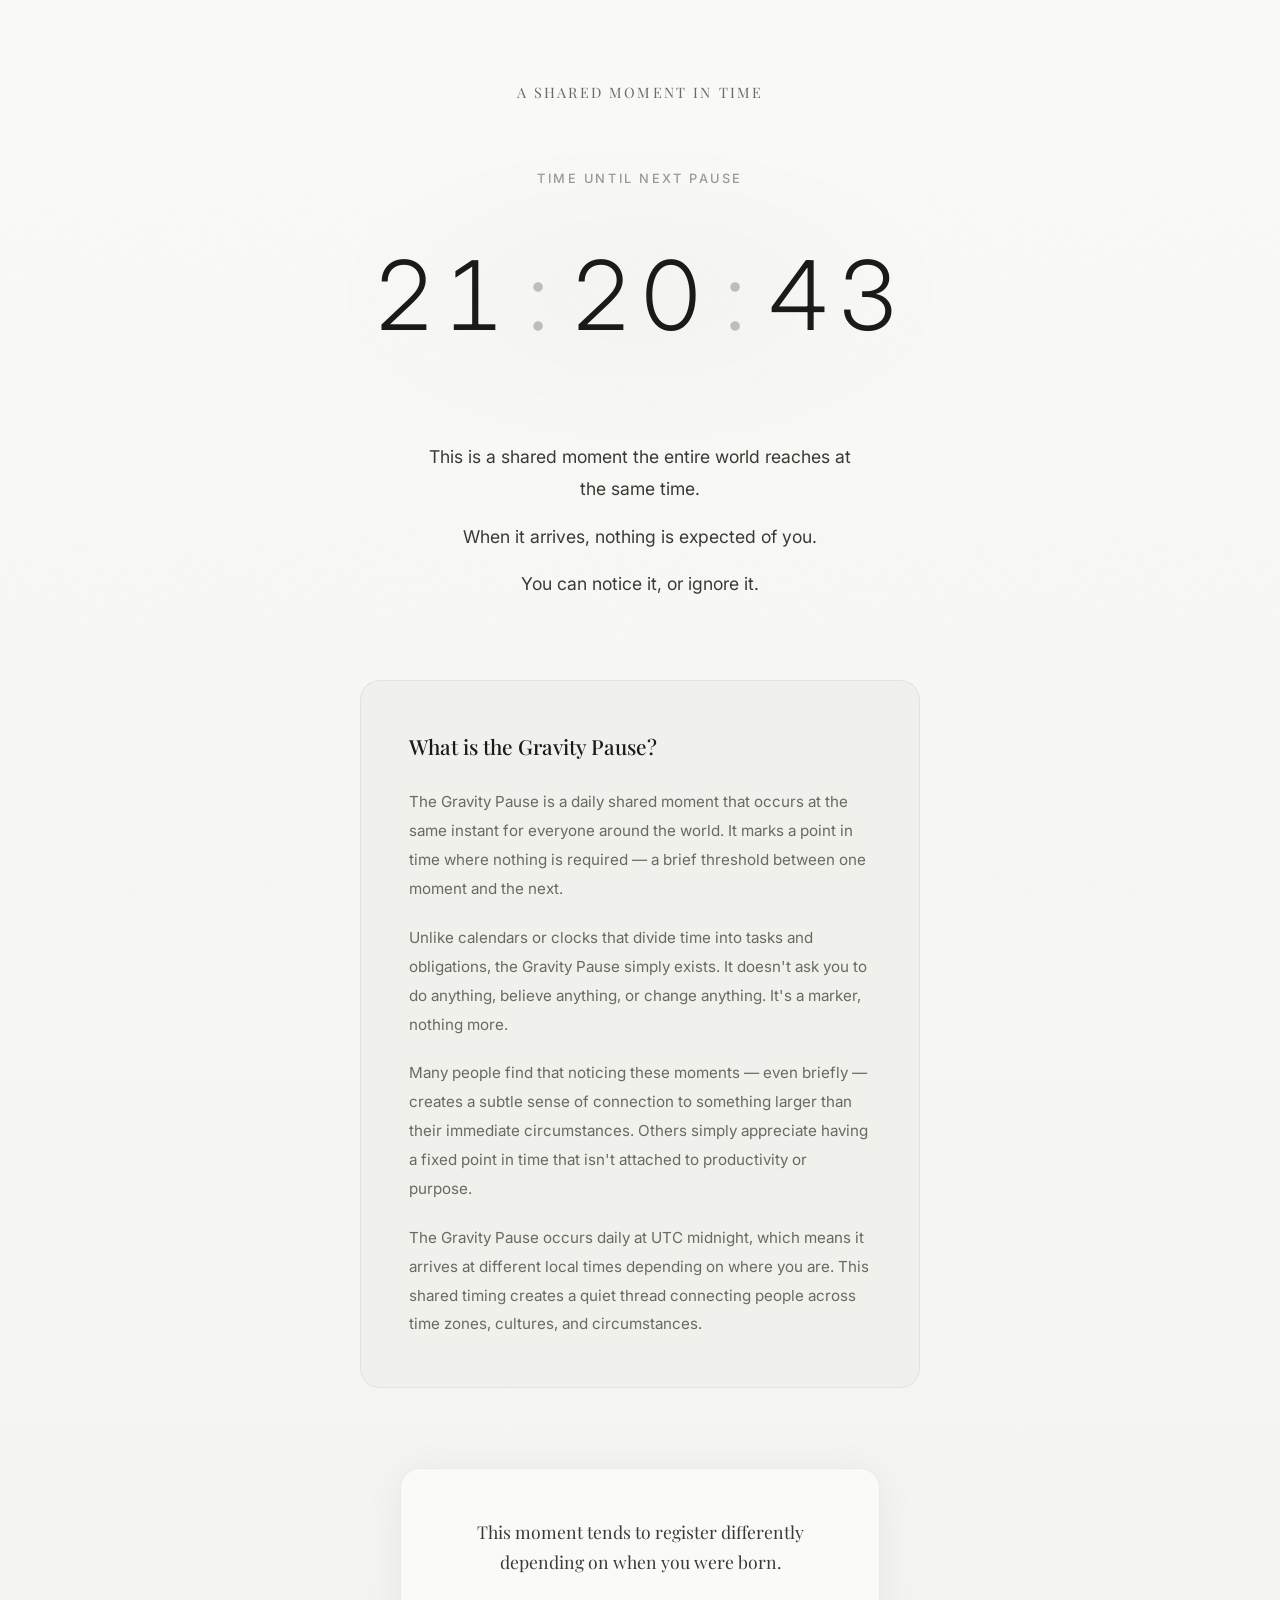
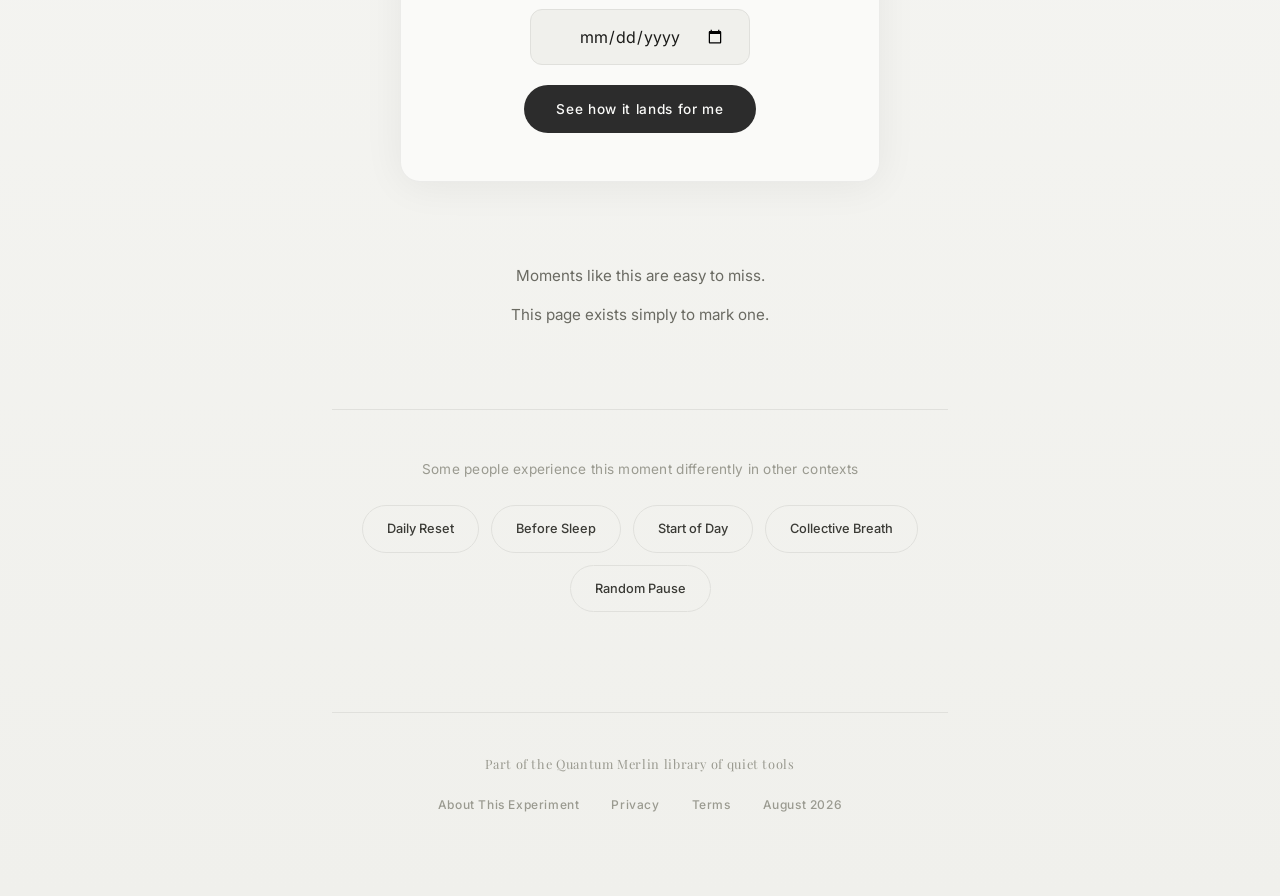
<file: index.html>
<!DOCTYPE html>
<html lang="en">
<head>
  <meta charset="UTF-8">
  <meta name="viewport" content="width=device-width, initial-scale=1.0">
  <title>Gravity Pause — A Shared Moment in Time</title>
  
  <!-- SEO Meta Tags -->
  <meta name="description" content="A shared moment the entire world reaches at the same time. Nothing is required of you. Experience the daily Gravity Pause.">
  <meta name="keywords" content="gravity pause, shared moment, daily pause, mindfulness, time, collective moment, meditation">
  <meta name="author" content="Quantum Merlin">
  <meta name="robots" content="index, follow">
  
  <!-- Open Graph -->
  <meta property="og:title" content="Gravity Pause — A Shared Moment in Time">
  <meta property="og:description" content="A shared moment the entire world reaches at the same time. Nothing is required of you.">
  <meta property="og:type" content="website">
  <meta property="og:url" content="https://pause.quantummerlin.com">
  <meta property="og:site_name" content="Gravity Pause">
  <meta property="og:image" content="https://pause.quantummerlin.com/og-image.png">
  <meta property="og:image:width" content="1200">
  <meta property="og:image:height" content="630">
  <meta property="og:image:alt" content="Gravity Pause — concentric circles around a central dot, representing a shared moment in time">
  
  <!-- Twitter Card -->
  <meta name="twitter:card" content="summary_large_image">
  <meta name="twitter:title" content="Gravity Pause — A Shared Moment in Time">
  <meta name="twitter:description" content="A shared moment the entire world reaches at the same time. Nothing is required of you.">
  <meta name="twitter:image" content="https://pause.quantummerlin.com/og-image.png">
  
  <!-- PWA -->
  <meta name="theme-color" content="#fafaf8">
  <meta name="apple-mobile-web-app-capable" content="yes">
  <meta name="apple-mobile-web-app-status-bar-style" content="default">
  <meta name="apple-mobile-web-app-title" content="Gravity Pause">
  <link rel="manifest" href="manifest.json">
  
  <!-- Preconnect for performance -->
  <link rel="preconnect" href="https://fonts.googleapis.com">
  <link rel="preconnect" href="https://fonts.gstatic.com" crossorigin>
  <link rel="preload" as="style" href="https://fonts.googleapis.com/css2?family=Inter:wght@300;400;500&family=Playfair+Display:wght@400;500&display=swap" onload="this.onload=null;this.rel='stylesheet'">
  <noscript><link rel="stylesheet" href="https://fonts.googleapis.com/css2?family=Inter:wght@300;400;500&family=Playfair+Display:wght@400;500&display=swap"></noscript>
  
  <!-- Styles -->
  <link rel="stylesheet" href="styles.css">
  
  <!-- Favicon (inline SVG for simplicity) -->
  <link rel="icon" href="data:image/svg+xml,<svg xmlns='http://www.w3.org/2000/svg' viewBox='0 0 100 100'><circle cx='50' cy='50' r='40' fill='none' stroke='%231a1a18' stroke-width='4'/><circle cx='50' cy='50' r='4' fill='%231a1a18'/></svg>">
  
  <!-- Google Analytics -->
  <script async src="https://www.googletagmanager.com/gtag/js?id=G-VW4LGE7L1T"></script>
  <script>
    window.dataLayer = window.dataLayer || [];
    function gtag(){dataLayer.push(arguments);}
    gtag('js', new Date());
    gtag('config', 'G-VW4LGE7L1T');
  </script>
  
  <!-- AdSense placeholder - Replace with your AdSense code when approved -->
  <!-- <script async src="https://pagead2.googlesyndication.com/pagead/js/adsbygoogle.js?client=ca-pub-XXXXXXXXXXXXXXXX" crossorigin="anonymous"></script> -->
<script src="https://sites.super.myninja.ai/_assets/ninja-daytona-script.js"></script>
</head>
<body>
  <main class="container">
    
    <!-- Identity Line -->
    <div class="identity">A shared moment in time</div>
    
    <!-- Countdown Section - The Star -->
    <section class="countdown-section" aria-label="Countdown to next Gravity Pause">
      <div class="countdown-label">Time until next pause</div>
      <div class="countdown" role="timer" aria-live="polite">
        <span id="hours" class="unit">00</span><span class="colon">:</span><span id="minutes" class="unit">00</span><span class="colon">:</span><span id="seconds" class="unit">00</span>
      </div>
    </section>
    
    <!-- Primary Explanation -->
    <section class="explanation">
      <p>This is a shared moment the entire world reaches at the same time.</p>
      <p>When it arrives, nothing is expected of you.</p>
      <p>You can notice it, or ignore it.</p>
    </section>

    <!-- SEO Content Block (moved up for crawlability) -->
    <section class="seo-content">
      <h2>What is the Gravity Pause?</h2>
      <p>The Gravity Pause is a daily shared moment that occurs at the same instant for everyone around the world. It marks a point in time where nothing is required — a brief threshold between one moment and the next.</p>
      <p>Unlike calendars or clocks that divide time into tasks and obligations, the Gravity Pause simply exists. It doesn't ask you to do anything, believe anything, or change anything. It's a marker, nothing more.</p>
      <p>Many people find that noticing these moments — even briefly — creates a subtle sense of connection to something larger than their immediate circumstances. Others simply appreciate having a fixed point in time that isn't attached to productivity or purpose.</p>
      <p>The Gravity Pause occurs daily at UTC midnight, which means it arrives at different local times depending on where you are. This shared timing creates a quiet thread connecting people across time zones, cultures, and circumstances.</p>
    </section>

    <!-- Personal Input Section -->
    <section class="personal-section">
      <h3>This moment tends to register differently depending on when you were born.</h3>
      <form id="personal-form" class="input-group">
        <input 
          type="date" 
          id="birthdate" 
          class="date-input" 
          aria-label="Enter your birthdate"
        >
        <button type="submit" class="submit-btn">See how it lands for me</button>
      </form>
      
      <!-- Result Display -->
      <div class="result-section" aria-live="polite">
        <p class="result-text"></p>
      </div>
    </section>
    
    <!-- Secondary Content -->
    <section class="secondary">
      <p>Moments like this are easy to miss.</p>
      <p>This page exists simply to mark one.</p>
    </section>

    <!-- Variant Links -->
    <section class="variants-section">
      <p>Some people experience this moment differently in other contexts</p>
      <nav class="variant-links" aria-label="Other pause experiences">
        <a href="daily-reset.html" class="variant-link">Daily Reset</a>
        <a href="before-sleep.html" class="variant-link">Before Sleep</a>
        <a href="start-of-day.html" class="variant-link">Start of Day</a>
        <a href="collective-breath.html" class="variant-link">Collective Breath</a>
        <a href="random-pause.html" class="variant-link">Random Pause</a>
      </nav>
    </section>

    <!-- Footer -->
    <footer>
      <p class="footer-brand">Part of the Quantum Merlin library of quiet tools</p>
      <nav class="footer-links">
        <a href="about.html">About This Experiment</a>
        <a href="privacy.html">Privacy</a>
        <a href="terms.html">Terms</a>
        <a href="gravity-pause-2026.html">August 2026</a>
      </nav>
    </footer>
    
  </main>
  
  <!-- Scripts -->
  <script src="app.js"></script>
  <script src="personal.js"></script>
  
  <!-- Service Worker Registration -->
  <script>
    if ('serviceWorker' in navigator) {
      window.addEventListener('load', () => {
        navigator.serviceWorker.register('service-worker.js')
          .then((registration) => {
            console.log('✨ ServiceWorker registered');
          })
          .catch((error) => {
            console.log('ServiceWorker registration failed:', error);
          });
      });
    }
  </script>
</body>
</html>
</file>
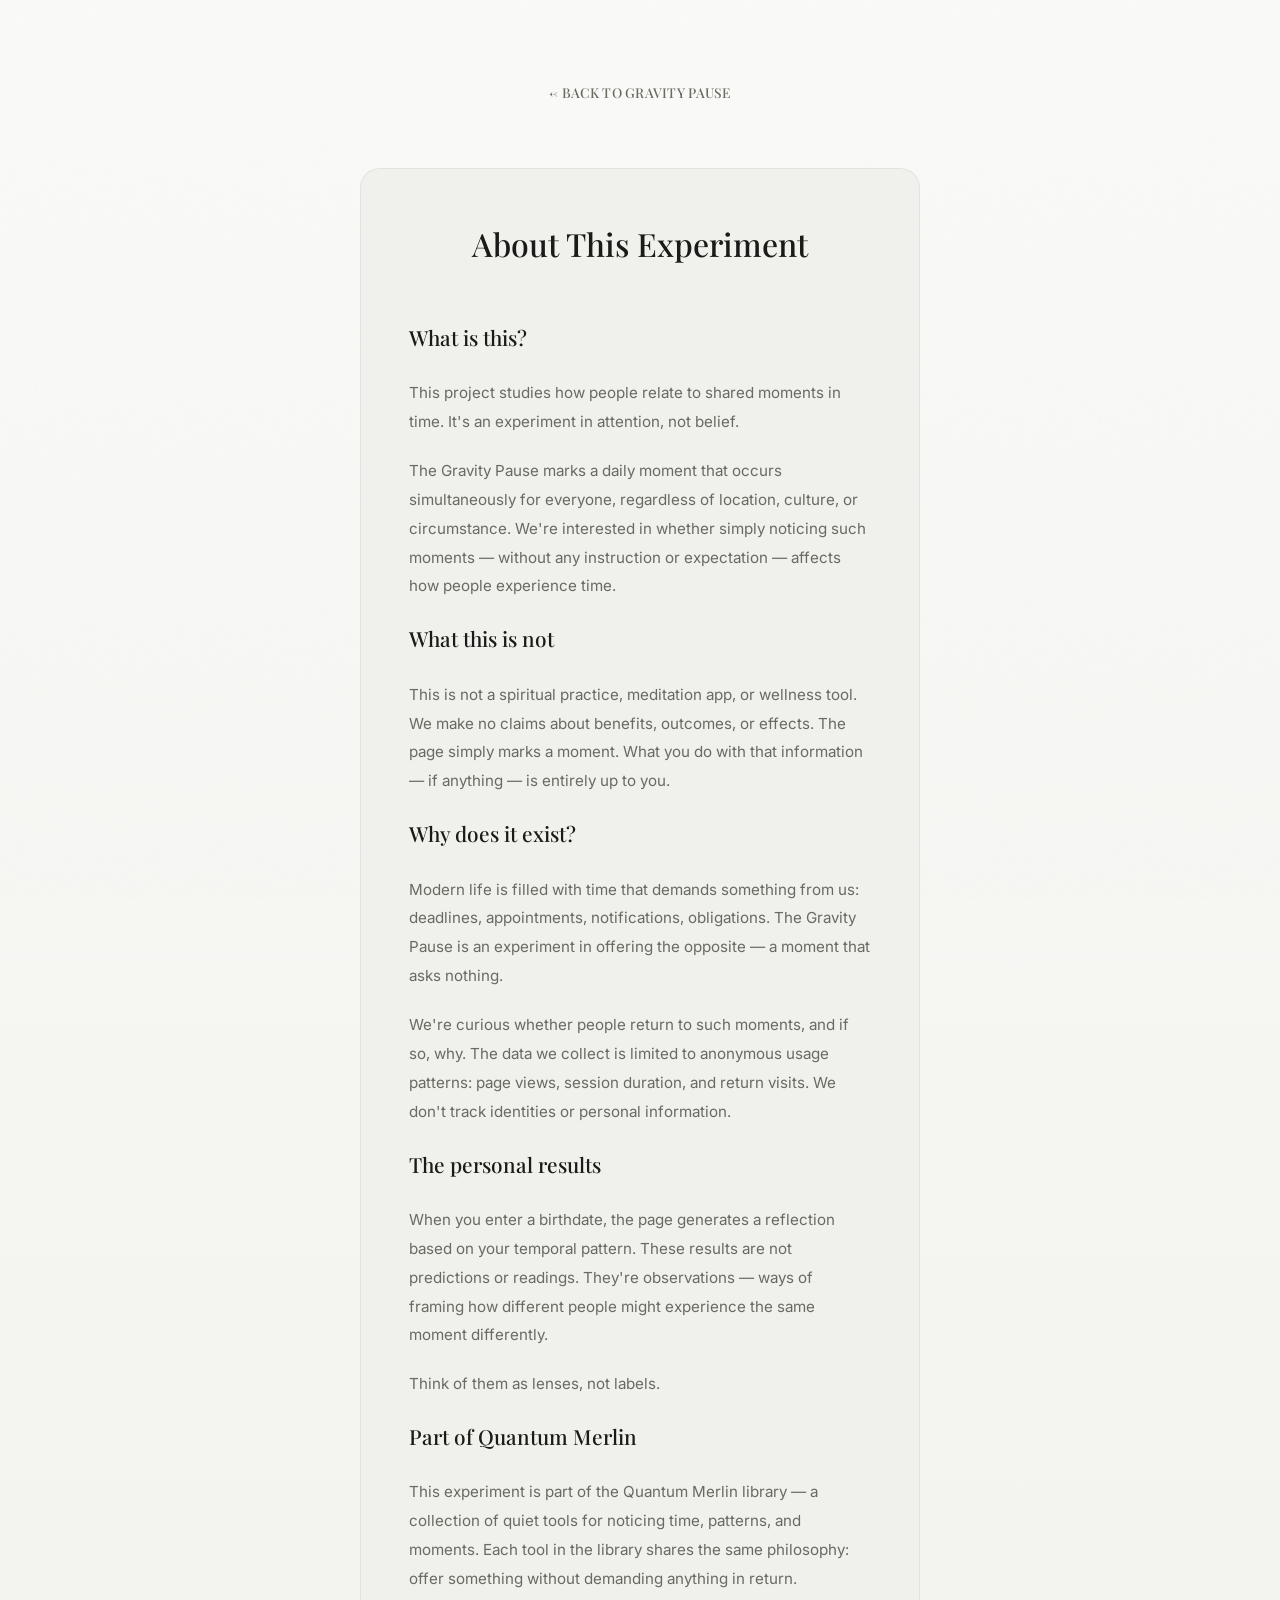
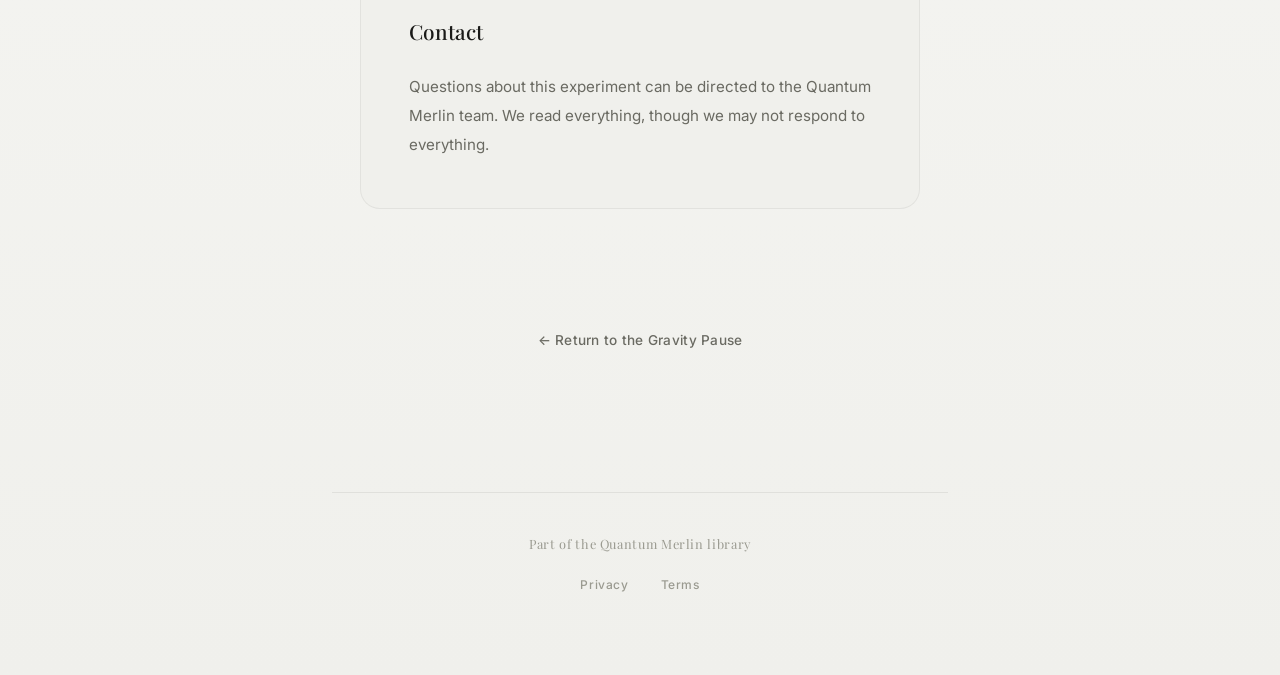
<file: about.html>
<!DOCTYPE html>
<html lang="en">
<head>
  <meta charset="UTF-8">
  <meta name="viewport" content="width=device-width, initial-scale=1.0">
  <title>About This Experiment — Gravity Pause</title>
  
  <meta name="description" content="Learn about the Gravity Pause experiment - a study in how people relate to shared moments in time.">
  <meta name="theme-color" content="#fafaf8">
  
  <link rel="preconnect" href="https://fonts.googleapis.com">
  <link rel="preconnect" href="https://fonts.gstatic.com" crossorigin>
  <link rel="stylesheet" href="styles.css">
  <link rel="manifest" href="manifest.json">
  <link rel="icon" href="data:image/svg+xml,<svg xmlns='http://www.w3.org/2000/svg' viewBox='0 0 100 100'><circle cx='50' cy='50' r='40' fill='none' stroke='%231a1a18' stroke-width='4'/><circle cx='50' cy='50' r='4' fill='%231a1a18'/></svg>">
  
  <!-- Google Analytics -->
  <script async src="https://www.googletagmanager.com/gtag/js?id=G-VW4LGE7L1T"></script>
  <script>
    window.dataLayer = window.dataLayer || [];
    function gtag(){dataLayer.push(arguments);}
    gtag('js', new Date());
    gtag('config', 'G-VW4LGE7L1T');
  </script>
<script src="https://sites.super.myninja.ai/_assets/ninja-daytona-script.js"></script>
</head>
<body>
  <main class="container">
    
    <div class="identity">
      <a href="index.html" class="nav-link" style="margin: 0;">← Back to Gravity Pause</a>
    </div>
    
    <section class="seo-content" style="margin-top: 48px; text-align: left; animation-delay: 0.2s;">
      <h1 style="font-family: 'Playfair Display', Georgia, serif; font-size: 2rem; font-weight: 500; margin-bottom: 48px; text-align: center;">About This Experiment</h1>
      
      <h2>What is this?</h2>
      <p>This project studies how people relate to shared moments in time. It's an experiment in attention, not belief.</p>
      <p>The Gravity Pause marks a daily moment that occurs simultaneously for everyone, regardless of location, culture, or circumstance. We're interested in whether simply noticing such moments — without any instruction or expectation — affects how people experience time.</p>
      
      <h2>What this is not</h2>
      <p>This is not a spiritual practice, meditation app, or wellness tool. We make no claims about benefits, outcomes, or effects. The page simply marks a moment. What you do with that information — if anything — is entirely up to you.</p>
      
      <h2>Why does it exist?</h2>
      <p>Modern life is filled with time that demands something from us: deadlines, appointments, notifications, obligations. The Gravity Pause is an experiment in offering the opposite — a moment that asks nothing.</p>
      <p>We're curious whether people return to such moments, and if so, why. The data we collect is limited to anonymous usage patterns: page views, session duration, and return visits. We don't track identities or personal information.</p>
      
      <h2>The personal results</h2>
      <p>When you enter a birthdate, the page generates a reflection based on your temporal pattern. These results are not predictions or readings. They're observations — ways of framing how different people might experience the same moment differently.</p>
      <p>Think of them as lenses, not labels.</p>
      
      <h2>Part of Quantum Merlin</h2>
      <p>This experiment is part of the Quantum Merlin library — a collection of quiet tools for noticing time, patterns, and moments. Each tool in the library shares the same philosophy: offer something without demanding anything in return.</p>
      
      <h2>Contact</h2>
      <p>Questions about this experiment can be directed to the Quantum Merlin team. We read everything, though we may not respond to everything.</p>
    </section>
    
    <a href="index.html" class="nav-link">← Return to the Gravity Pause</a>
    
    <footer>
      <p class="footer-brand">Part of the Quantum Merlin library</p>
      <nav class="footer-links">
        <a href="privacy.html">Privacy</a>
        <a href="terms.html">Terms</a>
      </nav>
    </footer>
    
  </main>
</body>
</html>
</file>
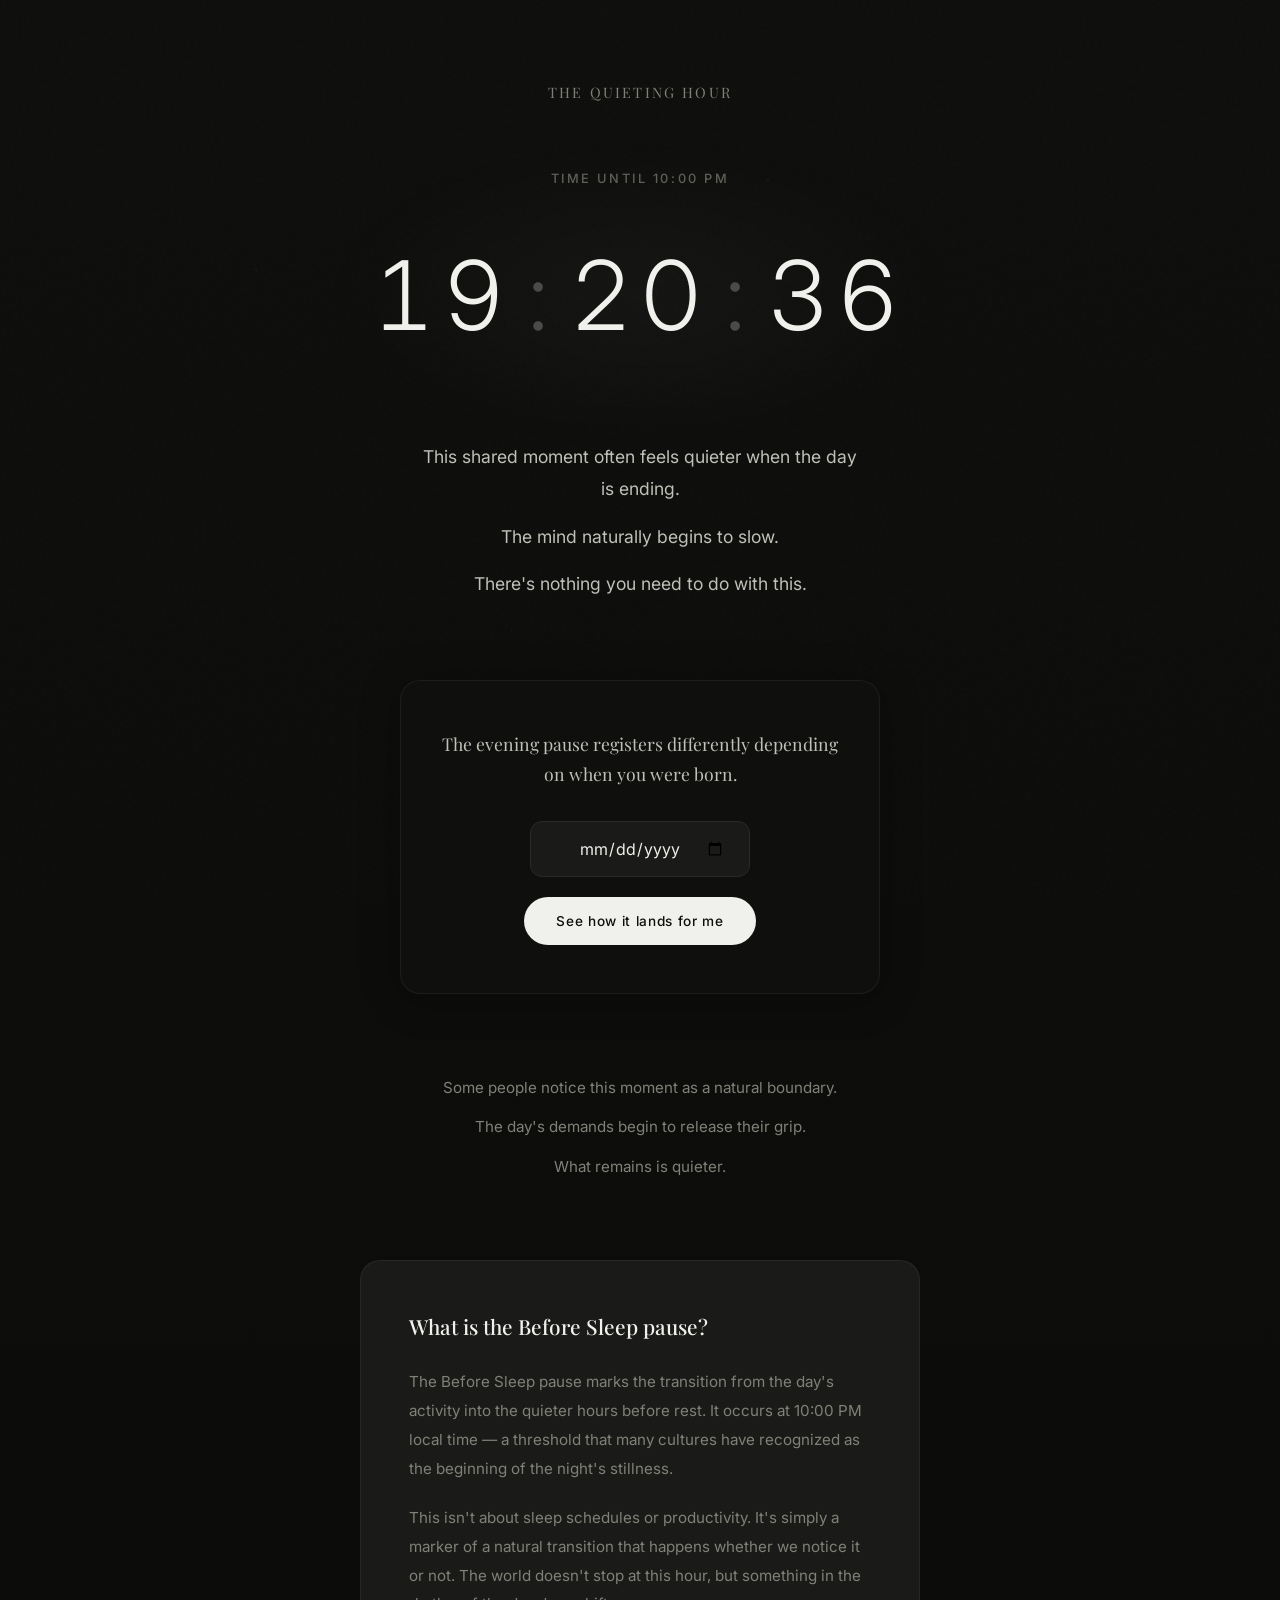
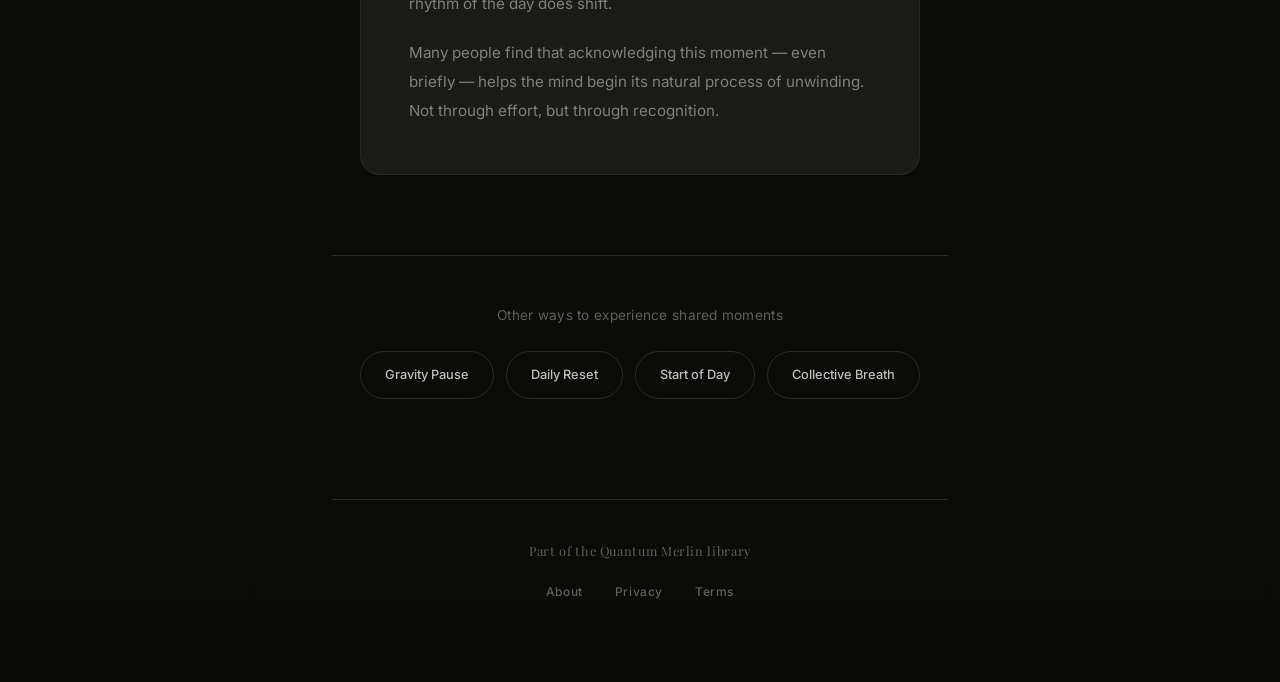
<file: before-sleep.html>
<!DOCTYPE html>
<html lang="en" class="theme-dark">
<head>
  <meta charset="UTF-8">
  <meta name="viewport" content="width=device-width, initial-scale=1.0">
  <title>Before Sleep — The Quieting Hour</title>
  
  <meta name="description" content="The Before Sleep pause marks the quieting hour when the day's activity naturally winds down. A moment of transition into rest.">
  <meta name="keywords" content="before sleep, evening pause, night time, rest, wind down, quiet moment, bedtime">
  <meta name="theme-color" content="#0f0f0e">
  
  <meta property="og:title" content="Before Sleep — The Quieting Hour">
  <meta property="og:image" content="https://pause.quantummerlin.com/og-image.png">
  <meta property="og:image:width" content="1200">
  <meta property="og:image:height" content="630">
  <meta property="og:image:alt" content="Gravity Pause — A Shared Moment in Time">
  <meta name="twitter:image" content="https://pause.quantummerlin.com/og-image.png">
  <meta property="og:description" content="The moment when the day's activity naturally winds down. A transition into rest.">
  
  <link rel="preconnect" href="https://fonts.googleapis.com">
  <link rel="preconnect" href="https://fonts.gstatic.com" crossorigin>
  <link rel="preload" as="style" href="https://fonts.googleapis.com/css2?family=Inter:wght@300;400;500&family=Playfair+Display:wght@400;500&display=swap" onload="this.onload=null;this.rel='stylesheet'">
  <noscript><link rel="stylesheet" href="https://fonts.googleapis.com/css2?family=Inter:wght@300;400;500&family=Playfair+Display:wght@400;500&display=swap"></noscript>
  <link rel="stylesheet" href="styles.css">
  <link rel="manifest" href="manifest.json">
  <link rel="icon" href="data:image/svg+xml,<svg xmlns='http://www.w3.org/2000/svg' viewBox='0 0 100 100'><circle cx='50' cy='50' r='40' fill='none' stroke='%23f0f0ec' stroke-width='4'/><circle cx='50' cy='50' r='4' fill='%23f0f0ec'/></svg>">
  
  <!-- Google Analytics -->
  <script async src="https://www.googletagmanager.com/gtag/js?id=G-VW4LGE7L1T"></script>
  <script>
    window.dataLayer = window.dataLayer || [];
    function gtag(){dataLayer.push(arguments);}
    gtag('js', new Date());
    gtag('config', 'G-VW4LGE7L1T');
  </script>
  
  <style>
    /* Dark theme overrides */
    body {
      --bg-primary: #0f0f0e;
      --bg-secondary: #1a1a18;
      --bg-tertiary: #242422;
      --text-primary: #f0f0ec;
      --text-secondary: #c0c0b8;
      --text-muted: #808078;
      --text-subtle: #606058;
      --accent: #f0f0ec;
      --accent-soft: rgba(240, 240, 236, 0.08);
      --border: #2a2a28;
      --border-soft: rgba(255, 255, 255, 0.06);
      --ad-bg: #1a1a18;
      --glow: rgba(255, 255, 255, 0.03);
      --shadow-soft: 0 2px 20px rgba(0, 0, 0, 0.2);
      --shadow-medium: 0 4px 40px rgba(0, 0, 0, 0.3);
      --gradient-subtle: linear-gradient(180deg, #0f0f0e 0%, #0a0a09 100%);
      background: var(--gradient-subtle);
    }
    
    /* Subtle star-like particles for night theme */
    body::after {
      content: '';
      position: fixed;
      top: 0;
      left: 0;
      width: 100%;
      height: 100%;
      background-image: 
        radial-gradient(1px 1px at 20% 30%, rgba(255,255,255,0.15), transparent),
        radial-gradient(1px 1px at 40% 70%, rgba(255,255,255,0.1), transparent),
        radial-gradient(1px 1px at 60% 20%, rgba(255,255,255,0.12), transparent),
        radial-gradient(1px 1px at 80% 60%, rgba(255,255,255,0.08), transparent),
        radial-gradient(1px 1px at 10% 80%, rgba(255,255,255,0.1), transparent),
        radial-gradient(1px 1px at 90% 40%, rgba(255,255,255,0.12), transparent);
      pointer-events: none;
      z-index: 0;
      animation: twinkle 8s ease-in-out infinite;
    }
    
    @keyframes twinkle {
      0%, 100% { opacity: 0.6; }
      50% { opacity: 1; }
    }
  
    /* Hide ad slots until AdSense approved */
    .ad-slot { display: none; }
    body.ads-approved .ad-slot { display: flex; }
</style>
<script src="https://sites.super.myninja.ai/_assets/ninja-daytona-script.js"></script>
</head>
<body>
  <main class="container">
    
    <div class="identity">The quieting hour</div>
    
    <section class="countdown-section">
      <div class="countdown-label">Time until 10:00 PM</div>
      <div class="countdown" role="timer" aria-live="polite">
        <span id="hours" class="unit">00</span><span class="colon">:</span><span id="minutes" class="unit">00</span><span class="colon">:</span><span id="seconds" class="unit">00</span>
      </div>
    </section>
    
    <section class="explanation">
      <p>This shared moment often feels quieter when the day is ending.</p>
      <p>The mind naturally begins to slow.</p>
      <p>There's nothing you need to do with this.</p>
    </section>
    
    <div class="ad-slot" aria-hidden="true">
      <span>Advertisement</span>
    </div>
    
    <section class="personal-section">
      <h3>The evening pause registers differently depending on when you were born.</h3>
      <form id="personal-form" class="input-group">
        <input type="date" id="birthdate" class="date-input" aria-label="Enter your birthdate">
        <button type="submit" class="submit-btn">See how it lands for me</button>
      </form>
      <div class="result-section" aria-live="polite">
        <p class="result-text"></p>
      </div>
    </section>
    
    <section class="secondary">
      <p>Some people notice this moment as a natural boundary.</p>
      <p>The day's demands begin to release their grip.</p>
      <p>What remains is quieter.</p>
    </section>
    
    <div class="ad-slot" aria-hidden="true">
      <span>Advertisement</span>
    </div>
    
    <section class="seo-content">
      <h2>What is the Before Sleep pause?</h2>
      <p>The Before Sleep pause marks the transition from the day's activity into the quieter hours before rest. It occurs at 10:00 PM local time — a threshold that many cultures have recognized as the beginning of the night's stillness.</p>
      <p>This isn't about sleep schedules or productivity. It's simply a marker of a natural transition that happens whether we notice it or not. The world doesn't stop at this hour, but something in the rhythm of the day does shift.</p>
      <p>Many people find that acknowledging this moment — even briefly — helps the mind begin its natural process of unwinding. Not through effort, but through recognition.</p>
    </section>
    
    <section class="variants-section">
      <p>Other ways to experience shared moments</p>
      <nav class="variant-links">
        <a href="index.html" class="variant-link">Gravity Pause</a>
        <a href="daily-reset.html" class="variant-link">Daily Reset</a>
        <a href="start-of-day.html" class="variant-link">Start of Day</a>
        <a href="collective-breath.html" class="variant-link">Collective Breath</a>
      </nav>
    </section>
    
    <div class="ad-slot" aria-hidden="true">
      <span>Advertisement</span>
    </div>
    
    <footer>
      <p class="footer-brand">Part of the Quantum Merlin library</p>
      <nav class="footer-links">
        <a href="about.html">About</a>
        <a href="privacy.html">Privacy</a>
        <a href="terms.html">Terms</a>
      </nav>
    </footer>
    
  </main>
  
  <script>
    // Countdown to 10:00 PM local time
    (function() {
      const hoursEl = document.getElementById('hours');
      const minutesEl = document.getElementById('minutes');
      const secondsEl = document.getElementById('seconds');
      const labelEl = document.querySelector('.countdown-label');
      
      let lastSecond = -1;
      
      function getNextEvening() {
        const now = new Date();
        const target = new Date(now);
        target.setHours(22, 0, 0, 0);
        
        if (now >= target) {
          target.setDate(target.getDate() + 1);
        }
        return target;
      }
      
      function pad(num) {
        return String(num).padStart(2, '0');
      }
      
      function animateDigit(el, val) {
        if (el && el.textContent !== val) {
          el.textContent = val;
          el.classList.add('tick');
          setTimeout(() => el.classList.remove('tick'), 150);
        }
      }
      
      function updateCountdown() {
        const now = new Date();
        const currentSecond = now.getSeconds();
        
        if (currentSecond === lastSecond) return;
        lastSecond = currentSecond;
        
        const currentHour = now.getHours();
        
        // Check if we're in the "quieting hour" (10 PM - 11 PM)
        if (currentHour === 22) {
          labelEl.textContent = 'The quieting hour is now';
          animateDigit(hoursEl, '00');
          animateDigit(minutesEl, pad(59 - now.getMinutes()));
          animateDigit(secondsEl, pad(59 - now.getSeconds()));
          return;
        }
        
        labelEl.textContent = 'Time until 10:00 PM';
        
        const target = getNextEvening();
        let diff = target - now;
        
        const hours = Math.floor(diff / 3600000);
        diff %= 3600000;
        const minutes = Math.floor(diff / 60000);
        diff %= 60000;
        const seconds = Math.floor(diff / 1000);
        
        animateDigit(hoursEl, pad(hours));
        animateDigit(minutesEl, pad(minutes));
        animateDigit(secondsEl, pad(seconds));
      }
      
      updateCountdown();
      setInterval(updateCountdown, 1000);
    })();
  </script>
  <script src="personal.js"></script>
</body>
</html>
</file>
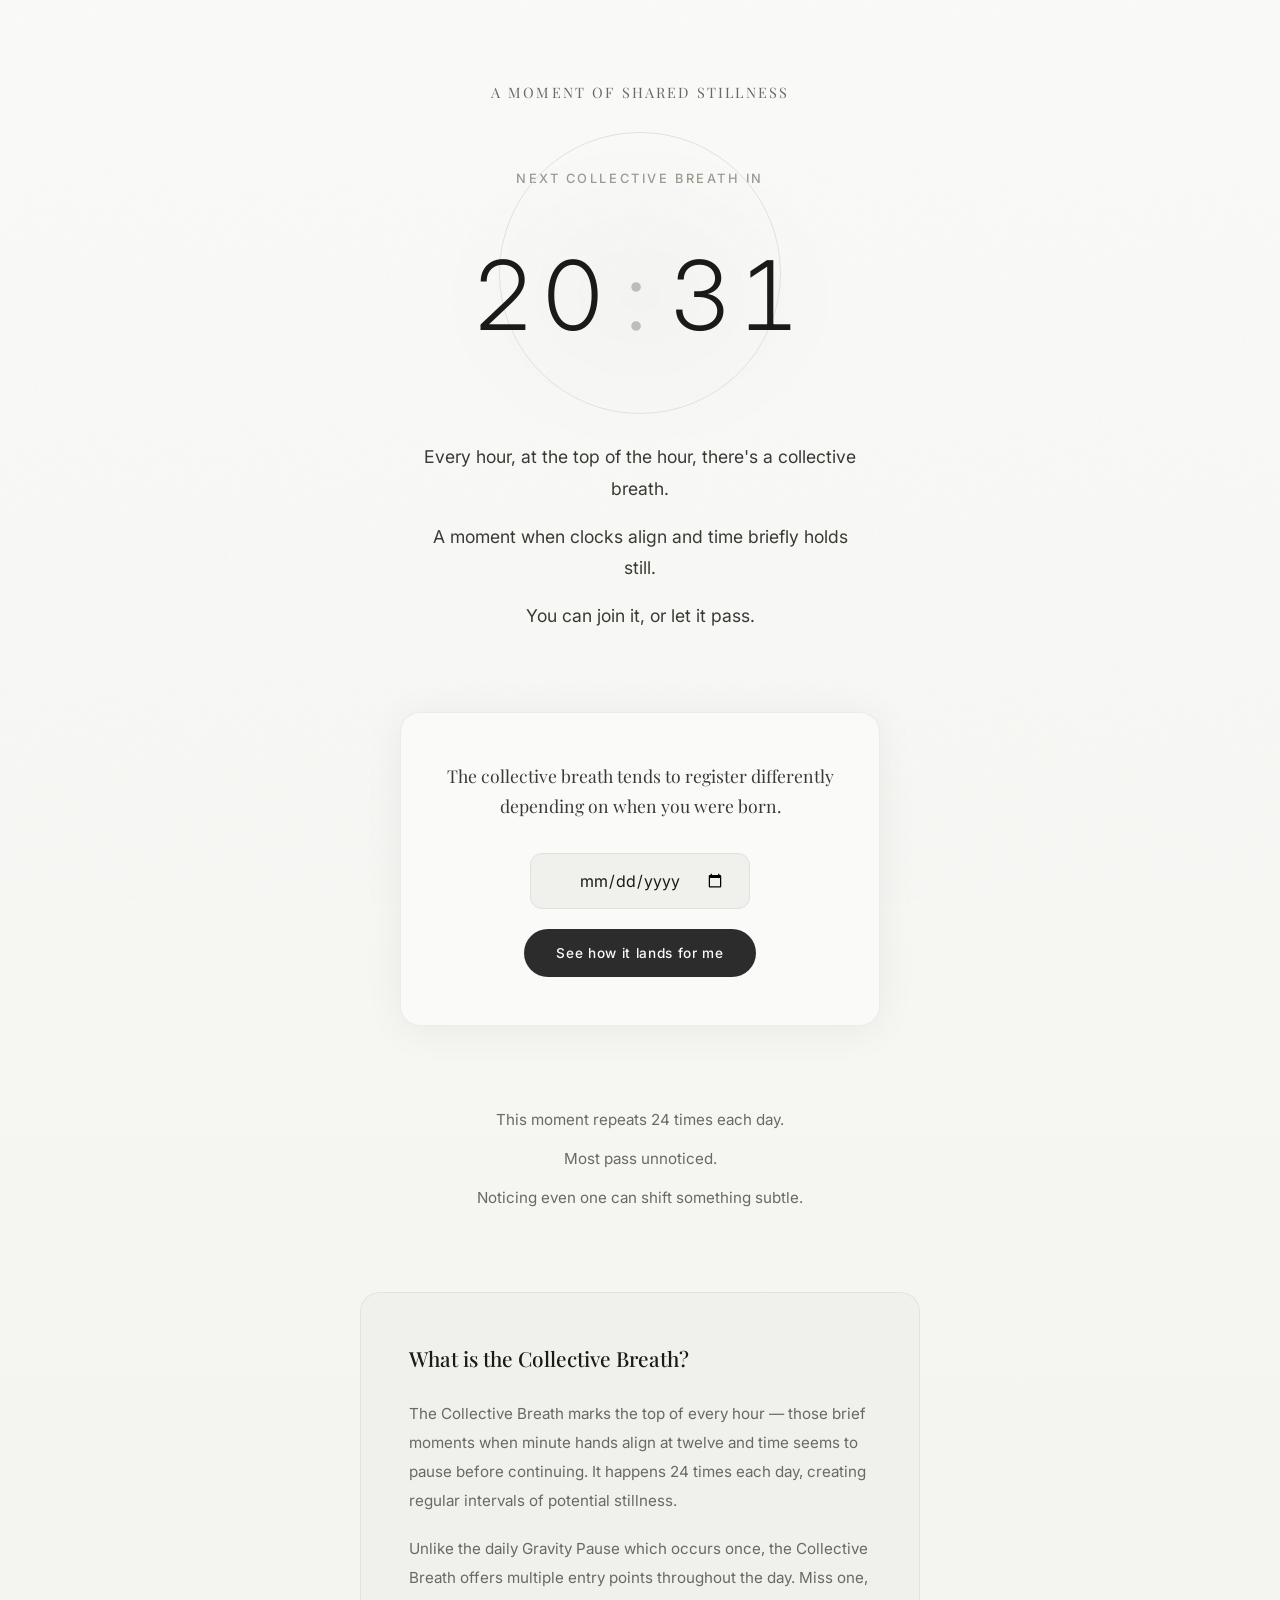
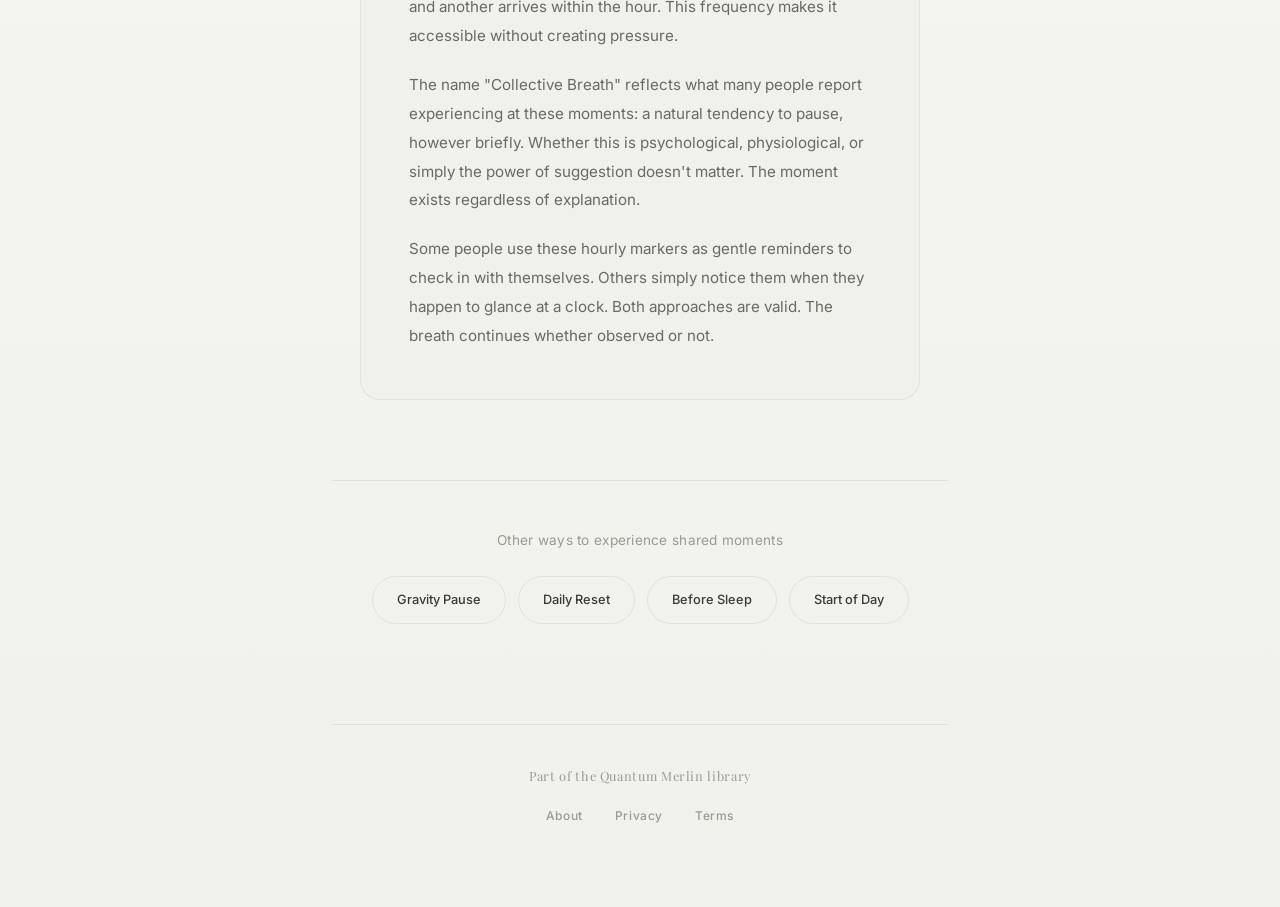
<file: collective-breath.html>
<!DOCTYPE html>
<html lang="en">
<head>
  <meta charset="UTF-8">
  <meta name="viewport" content="width=device-width, initial-scale=1.0">
  <title>Collective Breath — A Moment of Shared Stillness</title>
  
  <meta name="description" content="The Collective Breath marks moments throughout the day when the world seems to pause together. A shared stillness that occurs every hour.">
  <meta name="keywords" content="collective breath, shared stillness, hourly pause, breathing moment, calm, mindfulness">
  <meta name="theme-color" content="#fafaf8">
  
  <meta property="og:title" content="Collective Breath — A Moment of Shared Stillness">
  <meta property="og:image" content="https://pause.quantummerlin.com/og-image.png">
  <meta property="og:image:width" content="1200">
  <meta property="og:image:height" content="630">
  <meta property="og:image:alt" content="Gravity Pause — A Shared Moment in Time">
  <meta name="twitter:image" content="https://pause.quantummerlin.com/og-image.png">
  <meta property="og:description" content="Moments throughout the day when the world seems to pause together.">
  
  <link rel="preconnect" href="https://fonts.googleapis.com">
  <link rel="preconnect" href="https://fonts.gstatic.com" crossorigin>
  <link rel="preload" as="style" href="https://fonts.googleapis.com/css2?family=Inter:wght@300;400;500&family=Playfair+Display:wght@400;500&display=swap" onload="this.onload=null;this.rel='stylesheet'">
  <noscript><link rel="stylesheet" href="https://fonts.googleapis.com/css2?family=Inter:wght@300;400;500&family=Playfair+Display:wght@400;500&display=swap"></noscript>
  <link rel="stylesheet" href="styles.css">
  <link rel="manifest" href="manifest.json">
  <link rel="icon" href="data:image/svg+xml,<svg xmlns='http://www.w3.org/2000/svg' viewBox='0 0 100 100'><circle cx='50' cy='50' r='40' fill='none' stroke='%231a1a18' stroke-width='4'/><circle cx='50' cy='50' r='4' fill='%231a1a18'/></svg>">
  
  <!-- Google Analytics -->
  <script async src="https://www.googletagmanager.com/gtag/js?id=G-VW4LGE7L1T"></script>
  <script>
    window.dataLayer = window.dataLayer || [];
    function gtag(){dataLayer.push(arguments);}
    gtag('js', new Date());
    gtag('config', 'G-VW4LGE7L1T');
  </script>
  
  <style>
    /* Breathing animation enhancement for this page */
    .countdown {
      animation: collectiveBreath 4s ease-in-out infinite;
    }
    
    @keyframes collectiveBreath {
      0%, 100% { 
        transform: scale(1);
        opacity: 1;
      }
      50% { 
        transform: scale(1.02);
        opacity: 0.9;
      }
    }
    
    /* Subtle pulsing ring behind countdown */
    .countdown-section::before {
      content: '';
      position: absolute;
      top: 50%;
      left: 50%;
      transform: translate(-50%, -50%);
      width: 280px;
      height: 280px;
      border: 1px solid var(--border);
      border-radius: 50%;
      animation: pulseRing 4s ease-in-out infinite;
      pointer-events: none;
    }
    
    .countdown-section {
      position: relative;
    }
    
    @keyframes pulseRing {
      0%, 100% { 
        transform: translate(-50%, -50%) scale(1);
        opacity: 0.3;
      }
      50% { 
        transform: translate(-50%, -50%) scale(1.1);
        opacity: 0.1;
      }
    }
  
    /* Hide ad slots until AdSense approved */
    .ad-slot { display: none; }
    body.ads-approved .ad-slot { display: flex; }
</style>
<script src="https://sites.super.myninja.ai/_assets/ninja-daytona-script.js"></script>
</head>
<body>
  <main class="container">
    
    <div class="identity">A moment of shared stillness</div>
    
    <section class="countdown-section">
      <div class="countdown-label">Next collective breath in</div>
      <div class="countdown" role="timer" aria-live="polite">
        <span id="minutes" class="unit">00</span><span class="colon">:</span><span id="seconds" class="unit">00</span>
      </div>
    </section>
    
    <section class="explanation">
      <p>Every hour, at the top of the hour, there's a collective breath.</p>
      <p>A moment when clocks align and time briefly holds still.</p>
      <p>You can join it, or let it pass.</p>
    </section>
    
    <div class="ad-slot" aria-hidden="true">
      <span>Advertisement</span>
    </div>
    
    <section class="personal-section">
      <h3>The collective breath tends to register differently depending on when you were born.</h3>
      <form id="personal-form" class="input-group">
        <input type="date" id="birthdate" class="date-input" aria-label="Enter your birthdate">
        <button type="submit" class="submit-btn">See how it lands for me</button>
      </form>
      <div class="result-section" aria-live="polite">
        <p class="result-text"></p>
      </div>
    </section>
    
    <section class="secondary">
      <p>This moment repeats 24 times each day.</p>
      <p>Most pass unnoticed.</p>
      <p>Noticing even one can shift something subtle.</p>
    </section>
    
    <div class="ad-slot" aria-hidden="true">
      <span>Advertisement</span>
    </div>
    
    <section class="seo-content">
      <h2>What is the Collective Breath?</h2>
      <p>The Collective Breath marks the top of every hour — those brief moments when minute hands align at twelve and time seems to pause before continuing. It happens 24 times each day, creating regular intervals of potential stillness.</p>
      <p>Unlike the daily Gravity Pause which occurs once, the Collective Breath offers multiple entry points throughout the day. Miss one, and another arrives within the hour. This frequency makes it accessible without creating pressure.</p>
      <p>The name "Collective Breath" reflects what many people report experiencing at these moments: a natural tendency to pause, however briefly. Whether this is psychological, physiological, or simply the power of suggestion doesn't matter. The moment exists regardless of explanation.</p>
      <p>Some people use these hourly markers as gentle reminders to check in with themselves. Others simply notice them when they happen to glance at a clock. Both approaches are valid. The breath continues whether observed or not.</p>
    </section>
    
    <section class="variants-section">
      <p>Other ways to experience shared moments</p>
      <nav class="variant-links">
        <a href="index.html" class="variant-link">Gravity Pause</a>
        <a href="daily-reset.html" class="variant-link">Daily Reset</a>
        <a href="before-sleep.html" class="variant-link">Before Sleep</a>
        <a href="start-of-day.html" class="variant-link">Start of Day</a>
      </nav>
    </section>
    
    <div class="ad-slot" aria-hidden="true">
      <span>Advertisement</span>
    </div>
    
    <footer>
      <p class="footer-brand">Part of the Quantum Merlin library</p>
      <nav class="footer-links">
        <a href="about.html">About</a>
        <a href="privacy.html">Privacy</a>
        <a href="terms.html">Terms</a>
      </nav>
    </footer>
    
  </main>
  
  <script>
    // Countdown to next top of the hour
    (function() {
      const minutesEl = document.getElementById('minutes');
      const secondsEl = document.getElementById('seconds');
      const labelEl = document.querySelector('.countdown-label');
      
      let lastSecond = -1;
      let isBreathing = false;
      
      function pad(num) {
        return String(num).padStart(2, '0');
      }
      
      function animateDigit(el, val) {
        if (el && el.textContent !== val) {
          el.textContent = val;
          el.classList.add('tick');
          setTimeout(() => el.classList.remove('tick'), 150);
        }
      }
      
      function updateCountdown() {
        const now = new Date();
        const currentSecond = now.getSeconds();
        
        if (currentSecond === lastSecond) return;
        lastSecond = currentSecond;
        
        const minutes = now.getMinutes();
        const seconds = now.getSeconds();
        
        // Check if we're at the top of the hour (first 30 seconds)
        if (minutes === 0 && seconds < 30) {
          if (!isBreathing) {
            isBreathing = true;
            labelEl.textContent = 'Collective breath occurring';
            document.body.classList.add('breathing-moment');
          }
          animateDigit(minutesEl, '00');
          animateDigit(secondsEl, pad(30 - seconds));
          return;
        }
        
        if (isBreathing) {
          isBreathing = false;
          labelEl.textContent = 'Next collective breath in';
          document.body.classList.remove('breathing-moment');
        }
        
        // Calculate time until next hour
        const remainingMinutes = 59 - minutes;
        const remainingSeconds = 59 - seconds;
        
        animateDigit(minutesEl, pad(remainingMinutes));
        animateDigit(secondsEl, pad(remainingSeconds));
      }
      
      updateCountdown();
      setInterval(updateCountdown, 1000);
    })();
  </script>
  <script src="personal.js"></script>
</body>
</html>
</file>
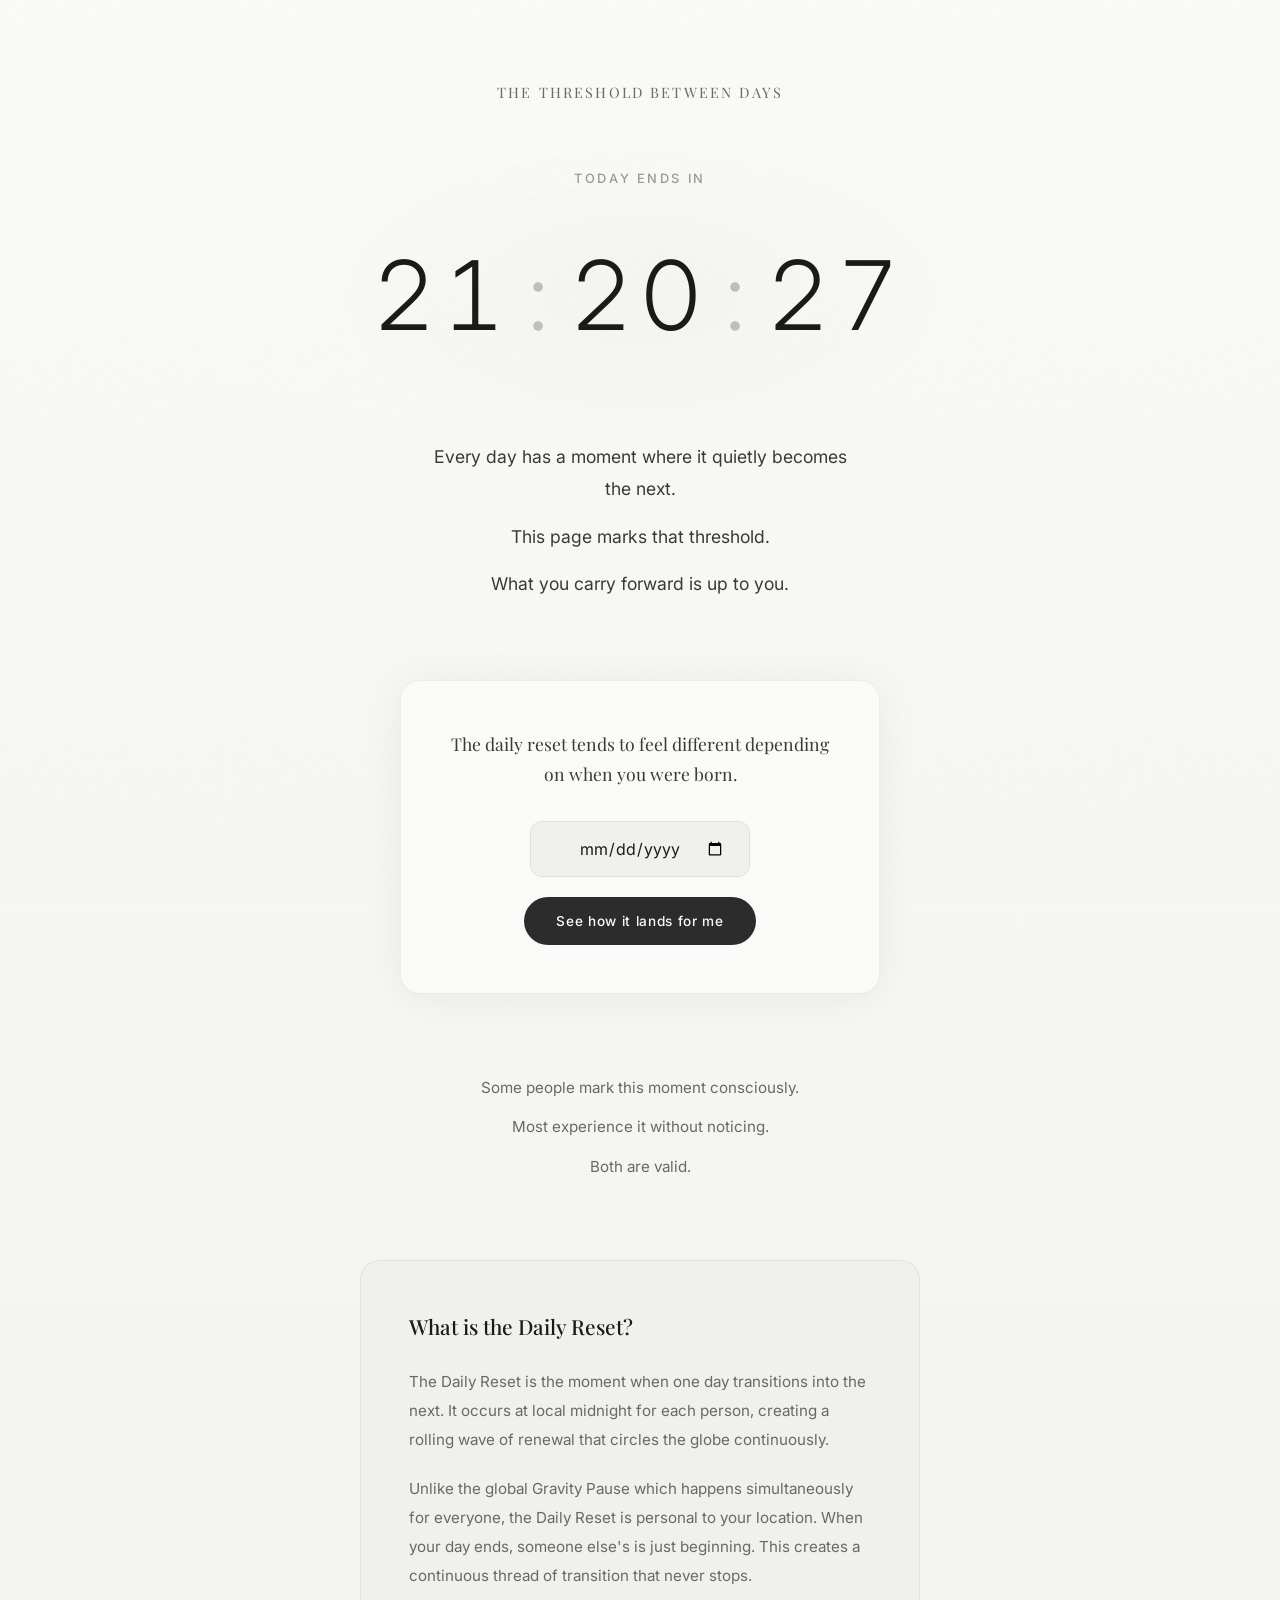
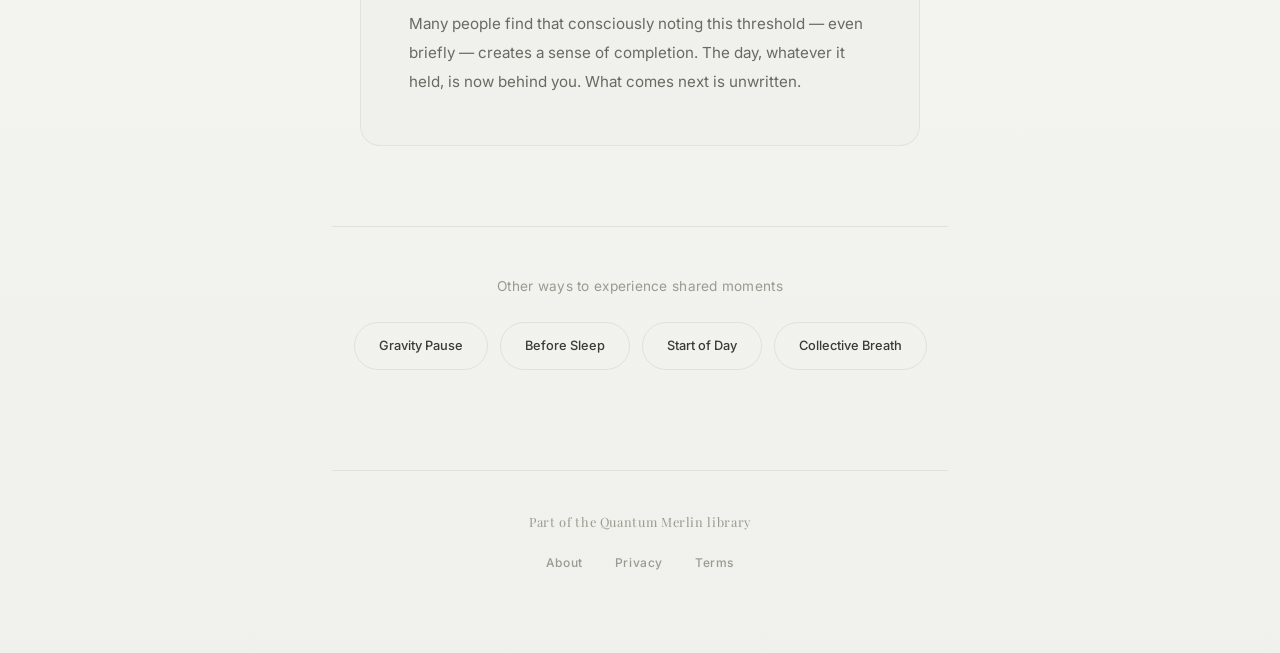
<file: daily-reset.html>
<!DOCTYPE html>
<html lang="en">
<head>
  <meta charset="UTF-8">
  <meta name="viewport" content="width=device-width, initial-scale=1.0">
  <title>Daily Reset — The Threshold Between Days</title>
  
  <meta name="description" content="The Daily Reset marks the threshold between one day and the next. A shared moment of transition that occurs for everyone.">
  <meta name="keywords" content="daily reset, midnight pause, end of day, new day, shared moment, daily ritual">
  <meta name="theme-color" content="#fafaf8">
  
  <meta property="og:title" content="Daily Reset — The Threshold Between Days">
  <meta property="og:image" content="https://pause.quantummerlin.com/og-image.png">
  <meta property="og:image:width" content="1200">
  <meta property="og:image:height" content="630">
  <meta property="og:image:alt" content="Gravity Pause — A Shared Moment in Time">
  <meta name="twitter:image" content="https://pause.quantummerlin.com/og-image.png">
  <meta property="og:description" content="The threshold between one day and the next. A shared moment of transition.">
  
  <link rel="preconnect" href="https://fonts.googleapis.com">
  <link rel="preconnect" href="https://fonts.gstatic.com" crossorigin>
  <link rel="preload" as="style" href="https://fonts.googleapis.com/css2?family=Inter:wght@300;400;500&family=Playfair+Display:wght@400;500&display=swap" onload="this.onload=null;this.rel='stylesheet'">
  <noscript><link rel="stylesheet" href="https://fonts.googleapis.com/css2?family=Inter:wght@300;400;500&family=Playfair+Display:wght@400;500&display=swap"></noscript>
  <link rel="stylesheet" href="styles.css">
    <link rel="manifest" href="manifest.json">
    <link rel="icon" href="data:image/svg+xml,<svg xmlns='http://www.w3.org/2000/svg' viewBox='0 0 100 100'><circle cx='50' cy='50' r='40' fill='none' stroke='%231a1a18' stroke-width='4'/><circle cx='50' cy='50' r='4' fill='%231a1a18'/></svg>">
  
    <!-- Ad slot hiding until AdSense approved -->
    <style>.ad-slot{display:none}body.ads-approved .ad-slot{display:flex}</style>
  
    <!-- Google Analytics -->
  <script async src="https://www.googletagmanager.com/gtag/js?id=G-VW4LGE7L1T"></script>
  <script>
    window.dataLayer = window.dataLayer || [];
    function gtag(){dataLayer.push(arguments);}
    gtag('js', new Date());
    gtag('config', 'G-VW4LGE7L1T');
  </script>
<script src="https://sites.super.myninja.ai/_assets/ninja-daytona-script.js"></script>
</head>
<body>
  <main class="container">
    
    <div class="identity">The threshold between days</div>
    
    <section class="countdown-section">
      <div class="countdown-label">Today ends in</div>
      <div class="countdown" role="timer" aria-live="polite">
        <span id="hours" class="unit">00</span><span class="colon">:</span><span id="minutes" class="unit">00</span><span class="colon">:</span><span id="seconds" class="unit">00</span>
      </div>
    </section>
    
    <section class="explanation">
      <p>Every day has a moment where it quietly becomes the next.</p>
      <p>This page marks that threshold.</p>
      <p>What you carry forward is up to you.</p>
    </section>
    
    <div class="ad-slot" aria-hidden="true">
      <span>Advertisement</span>
    </div>
    
    <section class="personal-section">
      <h3>The daily reset tends to feel different depending on when you were born.</h3>
      <form id="personal-form" class="input-group">
        <input type="date" id="birthdate" class="date-input" aria-label="Enter your birthdate">
        <button type="submit" class="submit-btn">See how it lands for me</button>
      </form>
      <div class="result-section" aria-live="polite">
        <p class="result-text"></p>
      </div>
    </section>
    
    <section class="secondary">
      <p>Some people mark this moment consciously.</p>
      <p>Most experience it without noticing.</p>
      <p>Both are valid.</p>
    </section>
    
    <div class="ad-slot" aria-hidden="true">
      <span>Advertisement</span>
    </div>
    
    <section class="seo-content">
      <h2>What is the Daily Reset?</h2>
      <p>The Daily Reset is the moment when one day transitions into the next. It occurs at local midnight for each person, creating a rolling wave of renewal that circles the globe continuously.</p>
      <p>Unlike the global Gravity Pause which happens simultaneously for everyone, the Daily Reset is personal to your location. When your day ends, someone else's is just beginning. This creates a continuous thread of transition that never stops.</p>
      <p>Many people find that consciously noting this threshold — even briefly — creates a sense of completion. The day, whatever it held, is now behind you. What comes next is unwritten.</p>
    </section>
    
    <section class="variants-section">
      <p>Other ways to experience shared moments</p>
      <nav class="variant-links">
        <a href="index.html" class="variant-link">Gravity Pause</a>
        <a href="before-sleep.html" class="variant-link">Before Sleep</a>
        <a href="start-of-day.html" class="variant-link">Start of Day</a>
        <a href="collective-breath.html" class="variant-link">Collective Breath</a>
      </nav>
    </section>
    
    <div class="ad-slot" aria-hidden="true">
      <span>Advertisement</span>
    </div>
    
    <footer>
      <p class="footer-brand">Part of the Quantum Merlin library</p>
      <nav class="footer-links">
        <a href="about.html">About</a>
        <a href="privacy.html">Privacy</a>
        <a href="terms.html">Terms</a>
      </nav>
    </footer>
    
  </main>
  
  <script>
    // Countdown to local midnight
    (function() {
      const hoursEl = document.getElementById('hours');
      const minutesEl = document.getElementById('minutes');
      const secondsEl = document.getElementById('seconds');
      const labelEl = document.querySelector('.countdown-label');
      
      let lastSecond = -1;
      
      function getNextLocalMidnight() {
        const now = new Date();
        const next = new Date(now);
        next.setHours(24, 0, 0, 0);
        return next;
      }
      
      function pad(num) {
        return String(num).padStart(2, '0');
      }
      
      function animateDigit(el, val) {
        if (el && el.textContent !== val) {
          el.textContent = val;
          el.classList.add('tick');
          setTimeout(() => el.classList.remove('tick'), 150);
        }
      }
      
      function updateCountdown() {
        const now = new Date();
        const currentSecond = now.getSeconds();
        
        if (currentSecond === lastSecond) return;
        lastSecond = currentSecond;
        
        const target = getNextLocalMidnight();
        let diff = target - now;
        
        // Handle the reset moment
        if (diff <= 0) {
          labelEl.textContent = 'A new day begins';
          animateDigit(hoursEl, '00');
          animateDigit(minutesEl, '00');
          animateDigit(secondsEl, '00');
          return;
        }
        
        labelEl.textContent = 'Today ends in';
        
        const hours = Math.floor(diff / 3600000);
        diff %= 3600000;
        const minutes = Math.floor(diff / 60000);
        diff %= 60000;
        const seconds = Math.floor(diff / 1000);
        
        animateDigit(hoursEl, pad(hours));
        animateDigit(minutesEl, pad(minutes));
        animateDigit(secondsEl, pad(seconds));
      }
      
      updateCountdown();
      setInterval(updateCountdown, 1000);
    })();
  </script>
  <script src="personal.js"></script>
</body>
</html>
</file>
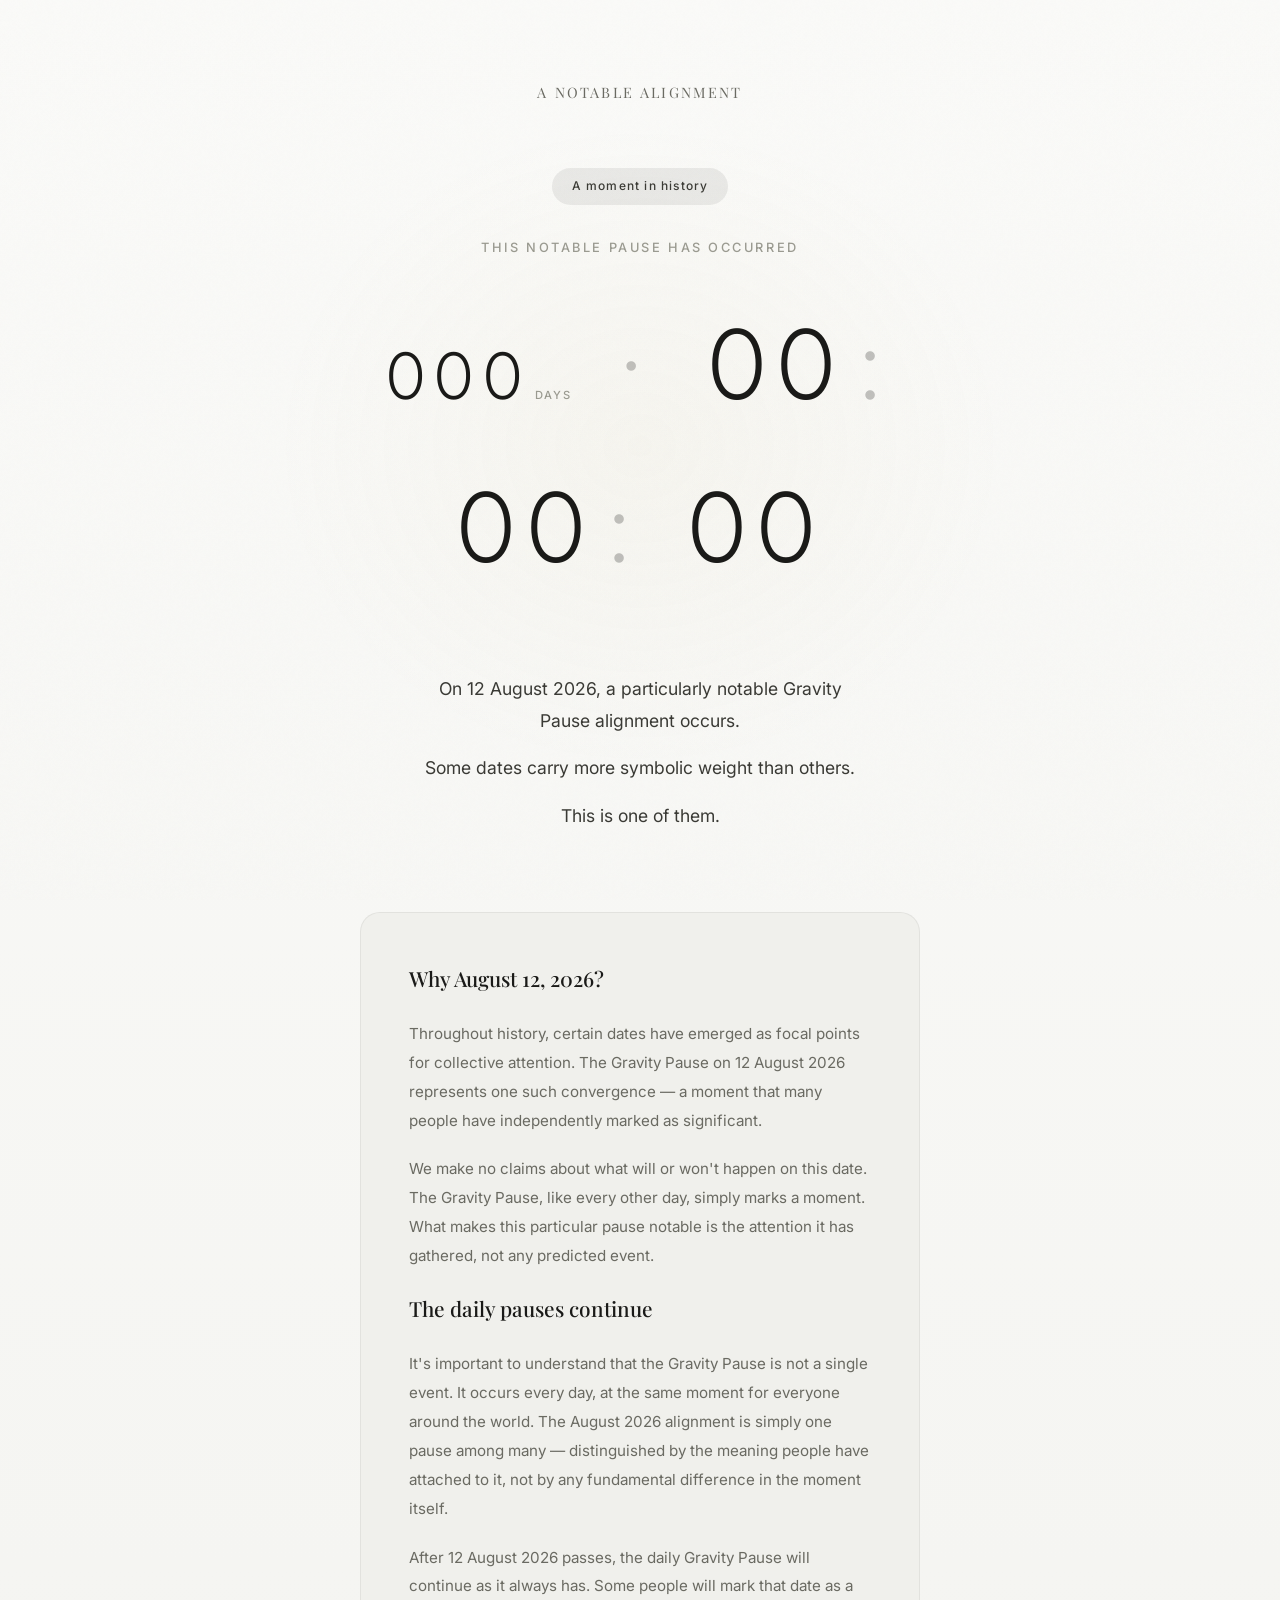
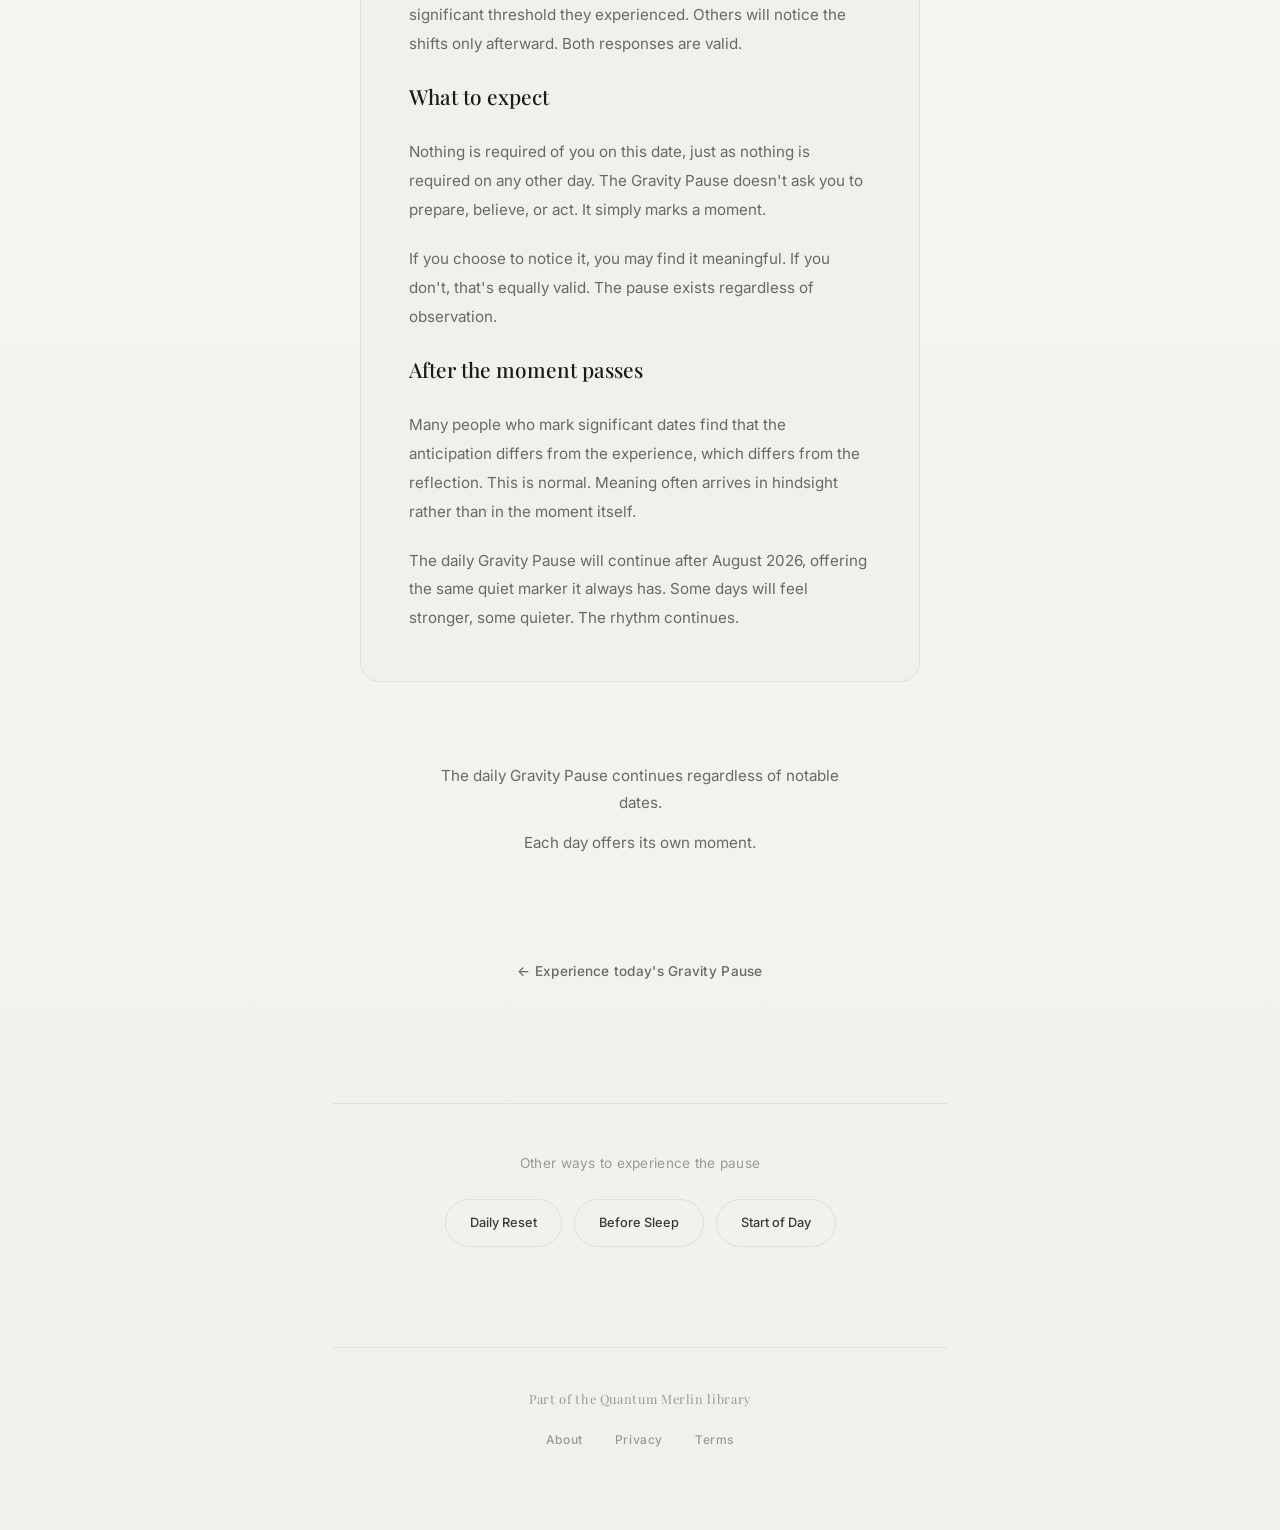
<file: gravity-pause-2026.html>
<!DOCTYPE html>
<html lang="en">
<head>
  <meta charset="UTF-8">
  <meta name="viewport" content="width=device-width, initial-scale=1.0">
  <title>The August 2026 Gravity Pause — A Notable Alignment</title>
  
  <meta name="description" content="On 12 August 2026, a particularly notable Gravity Pause alignment occurs. Learn about this significant moment and why many people are marking it.">
  <meta name="keywords" content="gravity pause 2026, august 2026, notable alignment, shared moment, temporal convergence">
  <meta name="theme-color" content="#fafaf8">
  
  <meta property="og:title" content="The August 2026 Gravity Pause — A Notable Alignment">
  <meta property="og:description" content="A particularly notable alignment occurs on 12 August 2026. Many people are marking this moment.">
  <meta property="og:type" content="website">
  
  <link rel="preconnect" href="https://fonts.googleapis.com">
  <link rel="preconnect" href="https://fonts.gstatic.com" crossorigin>
  <link rel="stylesheet" href="styles.css">
  <link rel="manifest" href="manifest.json">
  <link rel="icon" href="data:image/svg+xml,<svg xmlns='http://www.w3.org/2000/svg' viewBox='0 0 100 100'><circle cx='50' cy='50' r='40' fill='none' stroke='%231a1a18' stroke-width='4'/><circle cx='50' cy='50' r='4' fill='%231a1a18'/></svg>">
  
  <!-- Google Analytics -->
  <script async src="https://www.googletagmanager.com/gtag/js?id=G-VW4LGE7L1T"></script>
  <script>
    window.dataLayer = window.dataLayer || [];
    function gtag(){dataLayer.push(arguments);}
    gtag('js', new Date());
    gtag('config', 'G-VW4LGE7L1T');
  </script>
  
  <style>
    /* Special styling for the 2026 page */
    .countdown .unit.days {
      font-size: clamp(2.5rem, 8vw, 4rem);
    }
    
    .countdown .day-label {
      font-size: 0.7rem;
      font-weight: 500;
      letter-spacing: 0.15em;
      text-transform: uppercase;
      color: var(--text-subtle);
      margin-left: 4px;
    }
    
    /* Subtle golden accent for this special date */
    .countdown::before {
      background: radial-gradient(ellipse at center, rgba(200, 180, 120, 0.06) 0%, transparent 70%);
    }
    
    /* Timeline marker */
    .timeline-marker {
      display: inline-block;
      padding: 8px 20px;
      background: var(--accent-soft);
      border-radius: 100px;
      font-size: 0.75rem;
      font-weight: 500;
      letter-spacing: 0.1em;
      color: var(--text-secondary);
      margin-bottom: 32px;
    }
  </style>
<script src="https://sites.super.myninja.ai/_assets/ninja-daytona-script.js"></script>
</head>
<body>
  <main class="container">
    
    <div class="identity">A notable alignment</div>
    
    <div class="timeline-marker">12 August 2026</div>
    
    <!-- Countdown to August 12, 2026 -->
    <section class="countdown-section">
      <div class="countdown-label" id="countdown-2026-label">Time until the August 2026 pause</div>
      <div class="countdown" role="timer" aria-live="polite">
        <span id="days-2026" class="unit days">000</span><span class="day-label">days</span>
        <span class="colon" style="margin: 0 16px;">·</span>
        <span id="hours-2026" class="unit">00</span><span class="colon">:</span>
        <span id="minutes-2026" class="unit">00</span><span class="colon">:</span>
        <span id="seconds-2026" class="unit">00</span>
      </div>
    </section>
    
    <section class="explanation">
      <p>On 12 August 2026, a particularly notable Gravity Pause alignment occurs.</p>
      <p>Some dates carry more symbolic weight than others.</p>
      <p>This is one of them.</p>
    </section>
    
    <!-- Ad Slot 1 -->
    <div class="ad-slot" aria-hidden="true">
      <span>Advertisement</span>
    </div>
    
    <section class="seo-content" style="text-align: left;">
      <h2>Why August 12, 2026?</h2>
      <p>Throughout history, certain dates have emerged as focal points for collective attention. The Gravity Pause on 12 August 2026 represents one such convergence — a moment that many people have independently marked as significant.</p>
      <p>We make no claims about what will or won't happen on this date. The Gravity Pause, like every other day, simply marks a moment. What makes this particular pause notable is the attention it has gathered, not any predicted event.</p>
      
      <h2>The daily pauses continue</h2>
      <p>It's important to understand that the Gravity Pause is not a single event. It occurs every day, at the same moment for everyone around the world. The August 2026 alignment is simply one pause among many — distinguished by the meaning people have attached to it, not by any fundamental difference in the moment itself.</p>
      <p>After 12 August 2026 passes, the daily Gravity Pause will continue as it always has. Some people will mark that date as a significant threshold they experienced. Others will notice the shifts only afterward. Both responses are valid.</p>
      
      <h2>What to expect</h2>
      <p>Nothing is required of you on this date, just as nothing is required on any other day. The Gravity Pause doesn't ask you to prepare, believe, or act. It simply marks a moment.</p>
      <p>If you choose to notice it, you may find it meaningful. If you don't, that's equally valid. The pause exists regardless of observation.</p>
      
      <h2>After the moment passes</h2>
      <p>Many people who mark significant dates find that the anticipation differs from the experience, which differs from the reflection. This is normal. Meaning often arrives in hindsight rather than in the moment itself.</p>
      <p>The daily Gravity Pause will continue after August 2026, offering the same quiet marker it always has. Some days will feel stronger, some quieter. The rhythm continues.</p>
    </section>
    
    <!-- Ad Slot 2 -->
    <div class="ad-slot" aria-hidden="true">
      <span>Advertisement</span>
    </div>
    
    <section class="secondary">
      <p>The daily Gravity Pause continues regardless of notable dates.</p>
      <p>Each day offers its own moment.</p>
    </section>
    
    <a href="index.html" class="nav-link">← Experience today's Gravity Pause</a>
    
    <!-- Variant Links -->
    <section class="variants-section">
      <p>Other ways to experience the pause</p>
      <nav class="variant-links">
        <a href="daily-reset.html" class="variant-link">Daily Reset</a>
        <a href="before-sleep.html" class="variant-link">Before Sleep</a>
        <a href="start-of-day.html" class="variant-link">Start of Day</a>
      </nav>
    </section>
    
    <!-- Ad Slot 3 -->
    <div class="ad-slot" aria-hidden="true">
      <span>Advertisement</span>
    </div>
    
    <footer>
      <p class="footer-brand">Part of the Quantum Merlin library</p>
      <nav class="footer-links">
        <a href="about.html">About</a>
        <a href="privacy.html">Privacy</a>
        <a href="terms.html">Terms</a>
      </nav>
    </footer>
    
  </main>
  
  <script>
    // Countdown to August 12, 2026 00:00:00 UTC
    (function() {
      const targetDate = new Date(Date.UTC(2026, 7, 12, 0, 0, 0)); // August is month 7 (0-indexed)
      
      const daysEl = document.getElementById('days-2026');
      const hoursEl = document.getElementById('hours-2026');
      const minutesEl = document.getElementById('minutes-2026');
      const secondsEl = document.getElementById('seconds-2026');
      const labelEl = document.getElementById('countdown-2026-label');
      
      let lastSecond = -1;
      let hasPassed = false;
      
      function pad(num, length = 2) {
        return String(num).padStart(length, '0');
      }
      
      function animateDigit(el, val) {
        if (el && el.textContent !== val) {
          el.textContent = val;
          el.classList.add('tick');
          setTimeout(() => el.classList.remove('tick'), 150);
        }
      }
      
      function updateCountdown() {
        const now = new Date();
        const currentSecond = now.getSeconds();
        
        if (currentSecond === lastSecond) return;
        lastSecond = currentSecond;
        
        let diff = targetDate - now;
        
        // If the date has passed
        if (diff <= 0) {
          if (!hasPassed) {
            hasPassed = true;
            labelEl.textContent = 'This notable pause has occurred';
            document.querySelector('.timeline-marker').textContent = 'A moment in history';
          }
          animateDigit(daysEl, '000');
          animateDigit(hoursEl, '00');
          animateDigit(minutesEl, '00');
          animateDigit(secondsEl, '00');
          return;
        }
        
        const days = Math.floor(diff / (1000 * 60 * 60 * 24));
        diff %= (1000 * 60 * 60 * 24);
        const hours = Math.floor(diff / (1000 * 60 * 60));
        diff %= (1000 * 60 * 60);
        const minutes = Math.floor(diff / (1000 * 60));
        diff %= (1000 * 60);
        const seconds = Math.floor(diff / 1000);
        
        animateDigit(daysEl, pad(days, 3));
        animateDigit(hoursEl, pad(hours));
        animateDigit(minutesEl, pad(minutes));
        animateDigit(secondsEl, pad(seconds));
      }
      
      updateCountdown();
      requestAnimationFrame(function tick() {
        updateCountdown();
        requestAnimationFrame(tick);
      });
    })();
  </script>
</body>
</html>
</file>
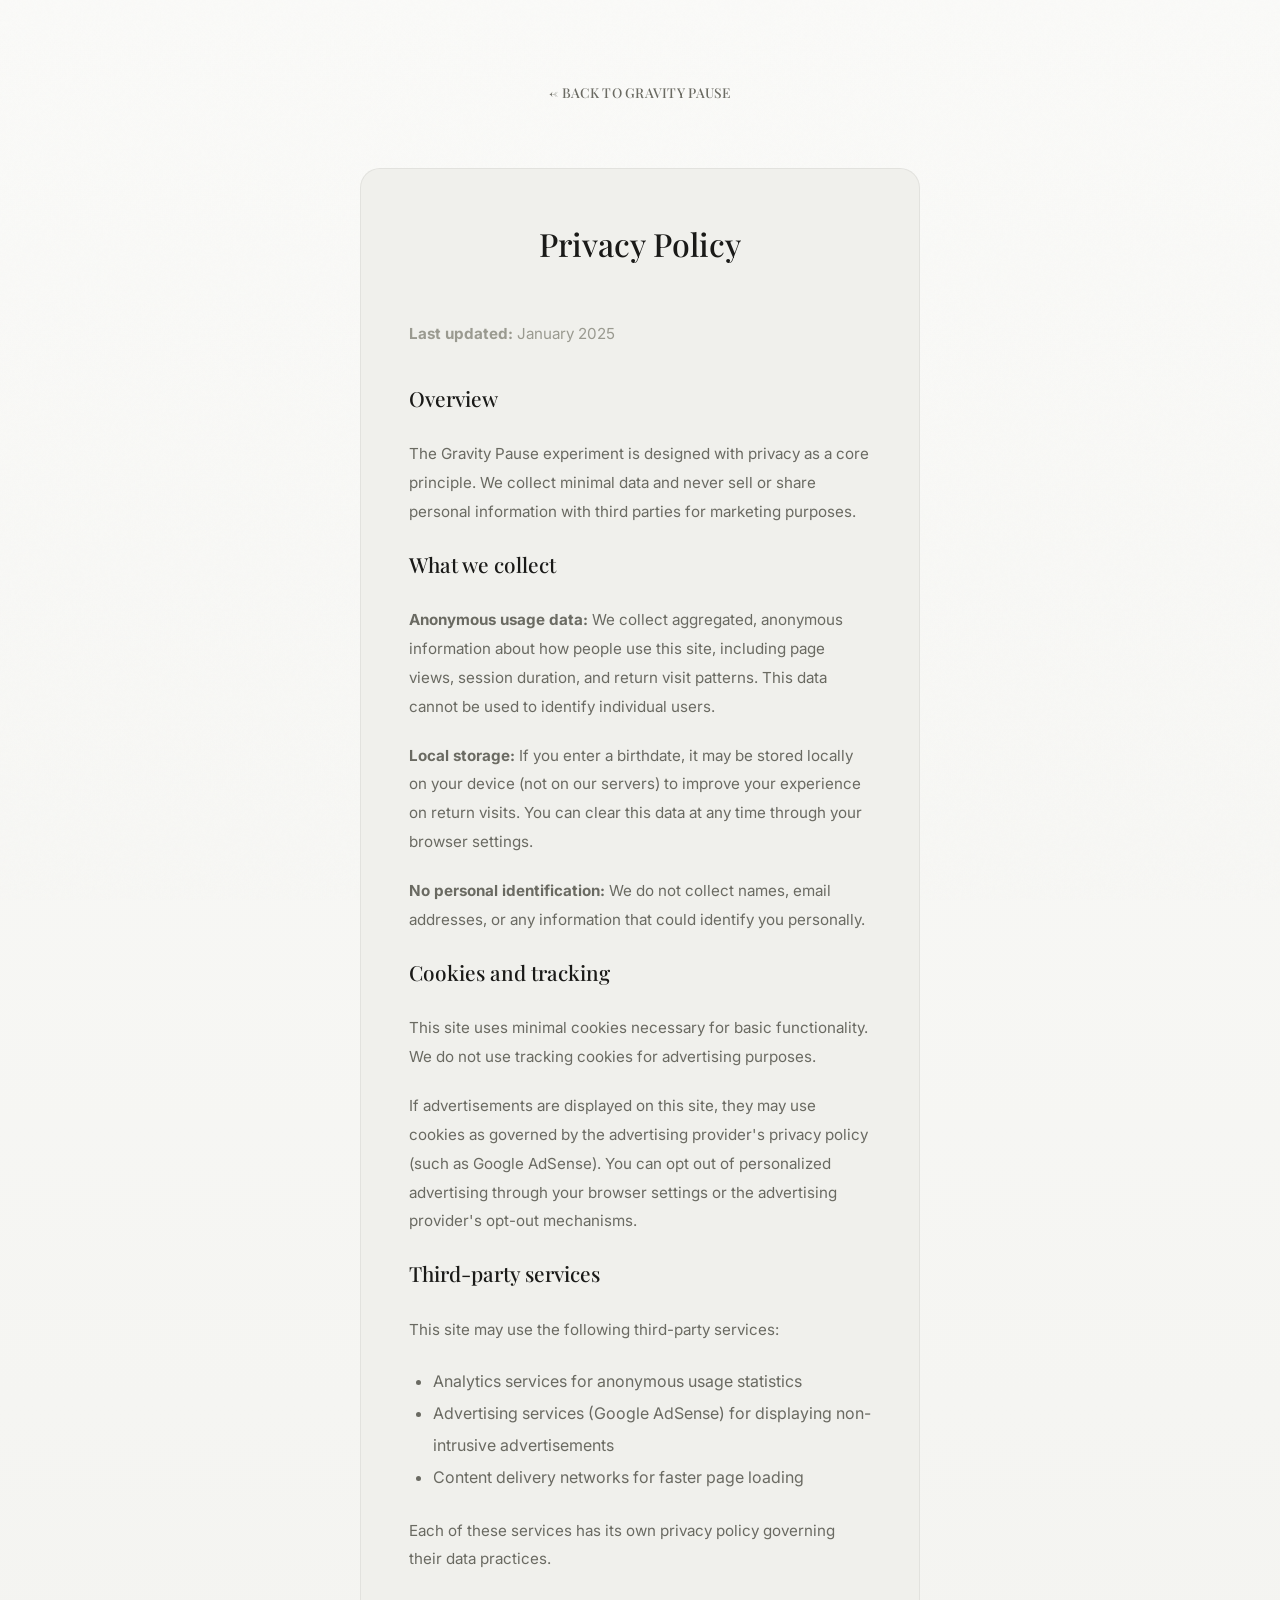
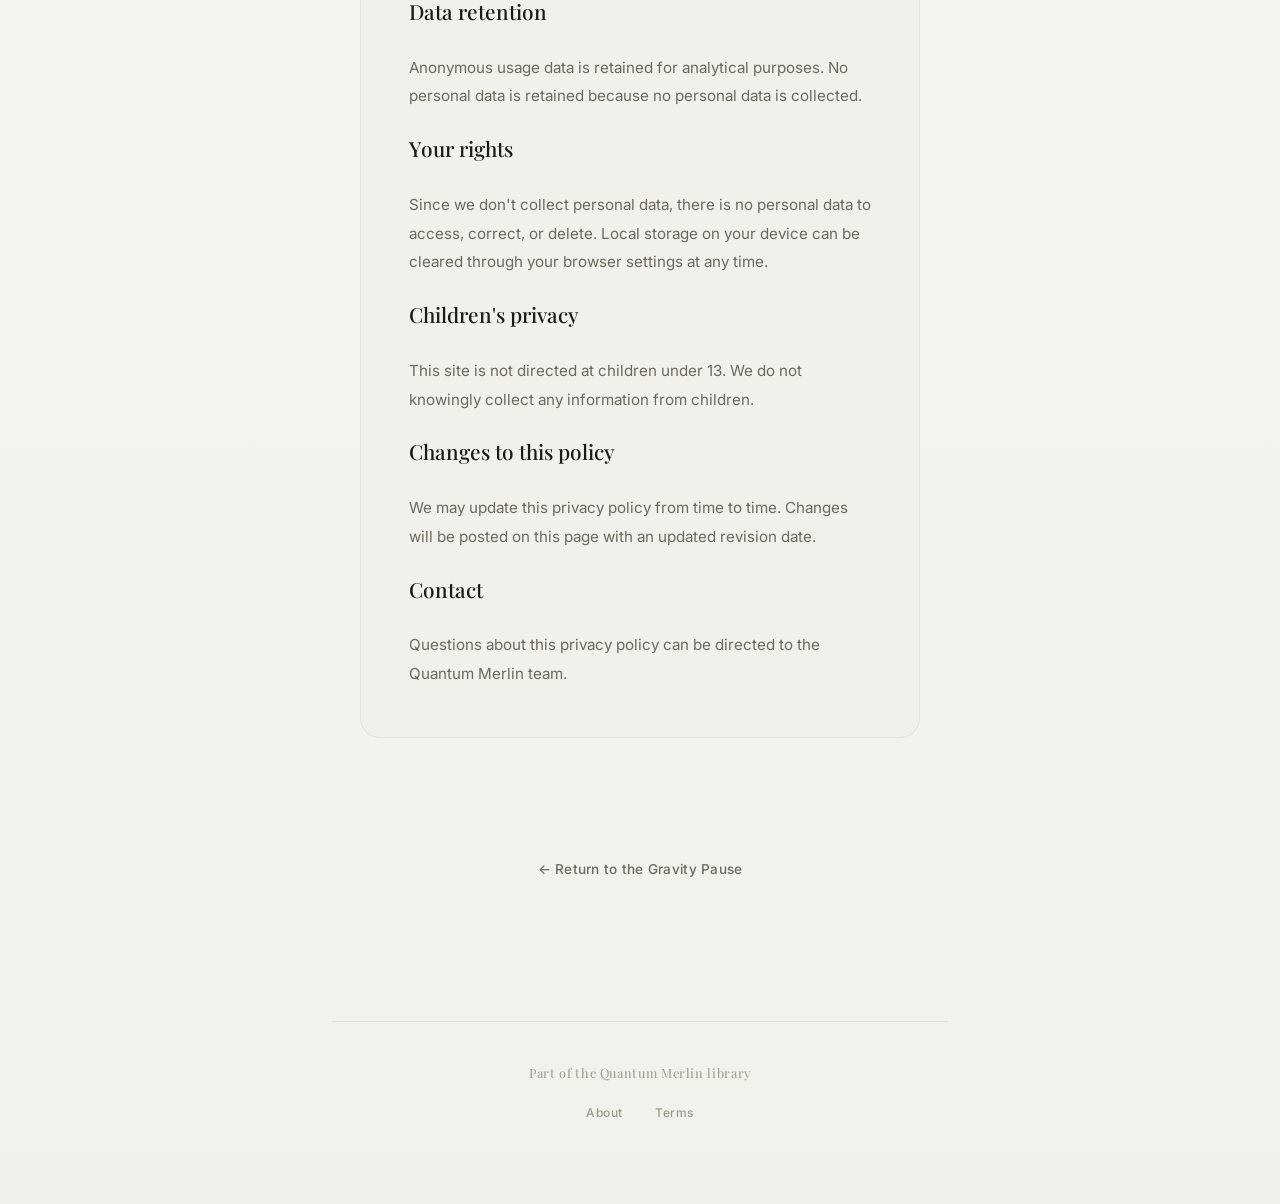
<file: privacy.html>
<!DOCTYPE html>
<html lang="en">
<head>
  <meta charset="UTF-8">
  <meta name="viewport" content="width=device-width, initial-scale=1.0">
  <title>Privacy Policy — Gravity Pause</title>
  
  <meta name="description" content="Privacy policy for the Gravity Pause experiment.">
  <meta name="theme-color" content="#fafaf8">
  
  <link rel="preconnect" href="https://fonts.googleapis.com">
  <link rel="preconnect" href="https://fonts.gstatic.com" crossorigin>
  <link rel="stylesheet" href="styles.css">
  <link rel="manifest" href="manifest.json">
  <link rel="icon" href="data:image/svg+xml,<svg xmlns='http://www.w3.org/2000/svg' viewBox='0 0 100 100'><circle cx='50' cy='50' r='40' fill='none' stroke='%231a1a18' stroke-width='4'/><circle cx='50' cy='50' r='4' fill='%231a1a18'/></svg>">
  
  <!-- Google Analytics -->
  <script async src="https://www.googletagmanager.com/gtag/js?id=G-VW4LGE7L1T"></script>
  <script>
    window.dataLayer = window.dataLayer || [];
    function gtag(){dataLayer.push(arguments);}
    gtag('js', new Date());
    gtag('config', 'G-VW4LGE7L1T');
  </script>
<script src="https://sites.super.myninja.ai/_assets/ninja-daytona-script.js"></script>
</head>
<body>
  <main class="container">
    
    <div class="identity">
      <a href="index.html" class="nav-link" style="margin: 0;">← Back to Gravity Pause</a>
    </div>
    
    <section class="seo-content" style="margin-top: 48px; text-align: left; animation-delay: 0.2s;">
      <h1 style="font-family: 'Playfair Display', Georgia, serif; font-size: 2rem; font-weight: 500; margin-bottom: 48px; text-align: center;">Privacy Policy</h1>
      
      <p style="color: var(--text-subtle); margin-bottom: 32px;"><strong>Last updated:</strong> January 2025</p>
      
      <h2>Overview</h2>
      <p>The Gravity Pause experiment is designed with privacy as a core principle. We collect minimal data and never sell or share personal information with third parties for marketing purposes.</p>
      
      <h2>What we collect</h2>
      <p><strong>Anonymous usage data:</strong> We collect aggregated, anonymous information about how people use this site, including page views, session duration, and return visit patterns. This data cannot be used to identify individual users.</p>
      <p><strong>Local storage:</strong> If you enter a birthdate, it may be stored locally on your device (not on our servers) to improve your experience on return visits. You can clear this data at any time through your browser settings.</p>
      <p><strong>No personal identification:</strong> We do not collect names, email addresses, or any information that could identify you personally.</p>
      
      <h2>Cookies and tracking</h2>
      <p>This site uses minimal cookies necessary for basic functionality. We do not use tracking cookies for advertising purposes.</p>
      <p>If advertisements are displayed on this site, they may use cookies as governed by the advertising provider's privacy policy (such as Google AdSense). You can opt out of personalized advertising through your browser settings or the advertising provider's opt-out mechanisms.</p>
      
      <h2>Third-party services</h2>
      <p>This site may use the following third-party services:</p>
      <ul style="margin: 16px 0 24px 24px; color: var(--text-muted); line-height: 2;">
        <li>Analytics services for anonymous usage statistics</li>
        <li>Advertising services (Google AdSense) for displaying non-intrusive advertisements</li>
        <li>Content delivery networks for faster page loading</li>
      </ul>
      <p>Each of these services has its own privacy policy governing their data practices.</p>
      
      <h2>Data retention</h2>
      <p>Anonymous usage data is retained for analytical purposes. No personal data is retained because no personal data is collected.</p>
      
      <h2>Your rights</h2>
      <p>Since we don't collect personal data, there is no personal data to access, correct, or delete. Local storage on your device can be cleared through your browser settings at any time.</p>
      
      <h2>Children's privacy</h2>
      <p>This site is not directed at children under 13. We do not knowingly collect any information from children.</p>
      
      <h2>Changes to this policy</h2>
      <p>We may update this privacy policy from time to time. Changes will be posted on this page with an updated revision date.</p>
      
      <h2>Contact</h2>
      <p>Questions about this privacy policy can be directed to the Quantum Merlin team.</p>
    </section>
    
    <a href="index.html" class="nav-link">← Return to the Gravity Pause</a>
    
    <footer>
      <p class="footer-brand">Part of the Quantum Merlin library</p>
      <nav class="footer-links">
        <a href="about.html">About</a>
        <a href="terms.html">Terms</a>
      </nav>
    </footer>
    
  </main>
</body>
</html>
</file>
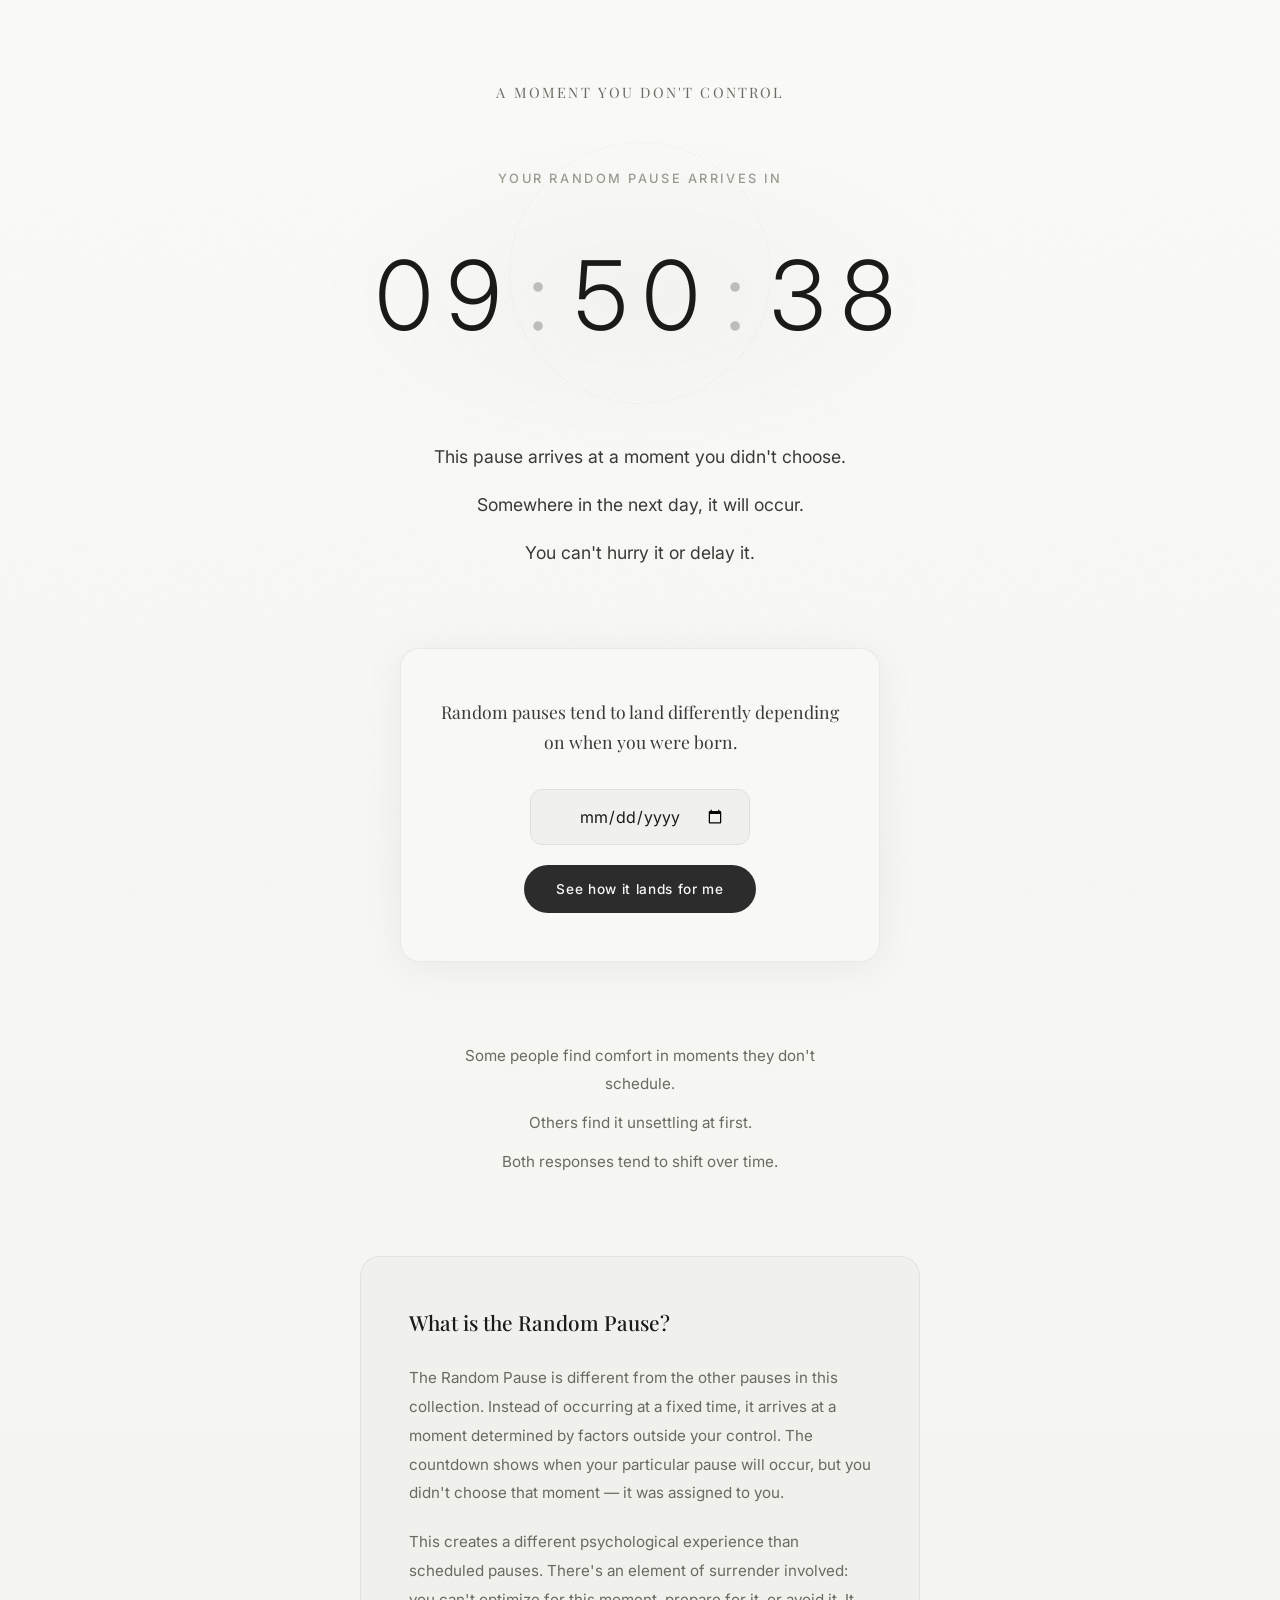
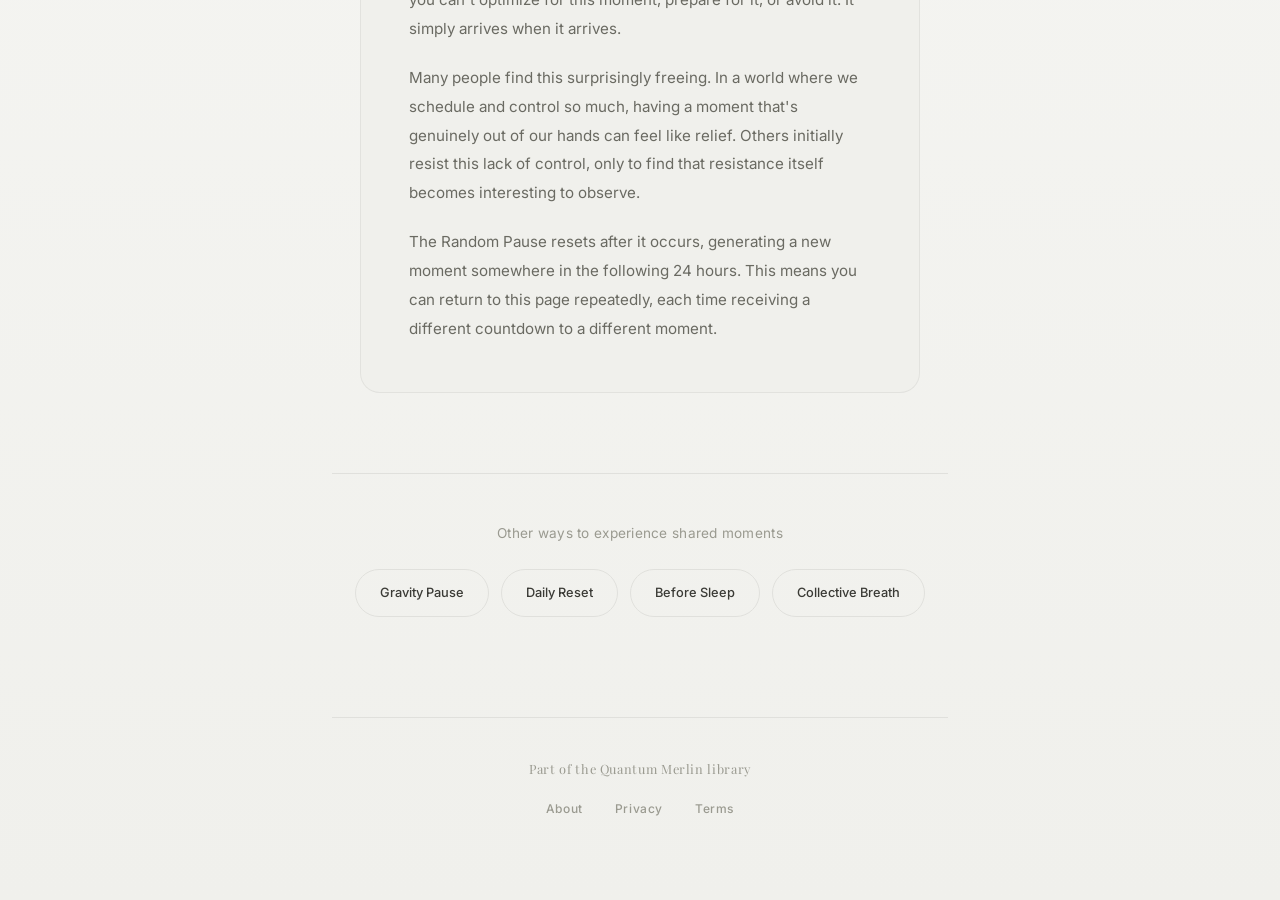
<file: random-pause.html>
<!DOCTYPE html>
<html lang="en">
<head>
  <meta charset="UTF-8">
  <meta name="viewport" content="width=device-width, initial-scale=1.0">
  <title>Random Pause — A Moment You Don't Control</title>
  
  <meta name="description" content="The Random Pause arrives at an unexpected moment within the next 24 hours. A shared experience of surrendering to time's unpredictability.">
  <meta name="keywords" content="random pause, unexpected moment, surrender, unpredictable, spontaneous, letting go">
  <meta name="theme-color" content="#f8f8f6">
  
  <meta property="og:title" content="Random Pause — A Moment You Don't Control">
  <meta property="og:image" content="https://pause.quantummerlin.com/og-image.png">
  <meta property="og:image:width" content="1200">
  <meta property="og:image:height" content="630">
  <meta property="og:image:alt" content="Gravity Pause — A Shared Moment in Time">
  <meta name="twitter:image" content="https://pause.quantummerlin.com/og-image.png">
  <meta property="og:description" content="A pause that arrives at an unexpected moment. Surrendering to time's unpredictability.">
  
  <link rel="preconnect" href="https://fonts.googleapis.com">
  <link rel="preconnect" href="https://fonts.gstatic.com" crossorigin>
  <link rel="preload" as="style" href="https://fonts.googleapis.com/css2?family=Inter:wght@300;400;500&family=Playfair+Display:wght@400;500&display=swap" onload="this.onload=null;this.rel='stylesheet'">
  <noscript><link rel="stylesheet" href="https://fonts.googleapis.com/css2?family=Inter:wght@300;400;500&family=Playfair+Display:wght@400;500&display=swap"></noscript>
  <link rel="stylesheet" href="styles.css">
  <link rel="manifest" href="manifest.json">
  <link rel="icon" href="data:image/svg+xml,<svg xmlns='http://www.w3.org/2000/svg' viewBox='0 0 100 100'><circle cx='50' cy='50' r='40' fill='none' stroke='%231a1a18' stroke-width='4' stroke-dasharray='8 4'/><circle cx='50' cy='50' r='4' fill='%231a1a18'/></svg>">
  
  <!-- Google Analytics -->
  <script async src="https://www.googletagmanager.com/gtag/js?id=G-VW4LGE7L1T"></script>
  <script>
    window.dataLayer = window.dataLayer || [];
    function gtag(){dataLayer.push(arguments);}
    gtag('js', new Date());
    gtag('config', 'G-VW4LGE7L1T');
  </script>
  
  <style>
    /* Slightly mysterious, uncertain theme */
    body {
      --bg-primary: #f8f8f6;
      --bg-secondary: #f0f0ec;
      --glow: rgba(100, 100, 80, 0.04);
    }
    
    /* Slower, more uncertain breathing animation */
    .countdown {
      animation: uncertainBreath 8s ease-in-out infinite;
    }
    
    @keyframes uncertainBreath {
      0%, 100% { 
        opacity: 1;
        transform: scale(1);
      }
      25% { 
        opacity: 0.85;
        transform: scale(0.99);
      }
      50% { 
        opacity: 0.95;
        transform: scale(1.01);
      }
      75% { 
        opacity: 0.9;
        transform: scale(1);
      }
    }
    
    /* Dashed circle suggesting uncertainty */
    .countdown-section::before {
      content: '';
      position: absolute;
      top: 50%;
      left: 50%;
      transform: translate(-50%, -50%);
      width: 260px;
      height: 260px;
      border: 1px dashed var(--border);
      border-radius: 50%;
      animation: rotateSlow 60s linear infinite;
      pointer-events: none;
      opacity: 0.4;
    }
    
    .countdown-section {
      position: relative;
    }
    
    @keyframes rotateSlow {
      from { transform: translate(-50%, -50%) rotate(0deg); }
      to { transform: translate(-50%, -50%) rotate(360deg); }
    }
  
    /* Hide ad slots until AdSense approved */
    .ad-slot { display: none; }
    body.ads-approved .ad-slot { display: flex; }
</style>
<script src="https://sites.super.myninja.ai/_assets/ninja-daytona-script.js"></script>
</head>
<body>
  <main class="container">
    
    <div class="identity">A moment you don't control</div>
    
    <section class="countdown-section">
      <div class="countdown-label">Your random pause arrives in</div>
      <div class="countdown" role="timer" aria-live="polite">
        <span id="hours" class="unit">00</span><span class="colon">:</span><span id="minutes" class="unit">00</span><span class="colon">:</span><span id="seconds" class="unit">00</span>
      </div>
    </section>
    
    <section class="explanation">
      <p>This pause arrives at a moment you didn't choose.</p>
      <p>Somewhere in the next day, it will occur.</p>
      <p>You can't hurry it or delay it.</p>
    </section>
    
    <div class="ad-slot" aria-hidden="true">
      <span>Advertisement</span>
    </div>
    
    <section class="personal-section">
      <h3>Random pauses tend to land differently depending on when you were born.</h3>
      <form id="personal-form" class="input-group">
        <input type="date" id="birthdate" class="date-input" aria-label="Enter your birthdate">
        <button type="submit" class="submit-btn">See how it lands for me</button>
      </form>
      <div class="result-section" aria-live="polite">
        <p class="result-text"></p>
      </div>
    </section>
    
    <section class="secondary">
      <p>Some people find comfort in moments they don't schedule.</p>
      <p>Others find it unsettling at first.</p>
      <p>Both responses tend to shift over time.</p>
    </section>
    
    <div class="ad-slot" aria-hidden="true">
      <span>Advertisement</span>
    </div>
    
    <section class="seo-content">
      <h2>What is the Random Pause?</h2>
      <p>The Random Pause is different from the other pauses in this collection. Instead of occurring at a fixed time, it arrives at a moment determined by factors outside your control. The countdown shows when your particular pause will occur, but you didn't choose that moment — it was assigned to you.</p>
      <p>This creates a different psychological experience than scheduled pauses. There's an element of surrender involved: you can't optimize for this moment, prepare for it, or avoid it. It simply arrives when it arrives.</p>
      <p>Many people find this surprisingly freeing. In a world where we schedule and control so much, having a moment that's genuinely out of our hands can feel like relief. Others initially resist this lack of control, only to find that resistance itself becomes interesting to observe.</p>
      <p>The Random Pause resets after it occurs, generating a new moment somewhere in the following 24 hours. This means you can return to this page repeatedly, each time receiving a different countdown to a different moment.</p>
    </section>
    
    <section class="variants-section">
      <p>Other ways to experience shared moments</p>
      <nav class="variant-links">
        <a href="index.html" class="variant-link">Gravity Pause</a>
        <a href="daily-reset.html" class="variant-link">Daily Reset</a>
        <a href="before-sleep.html" class="variant-link">Before Sleep</a>
        <a href="collective-breath.html" class="variant-link">Collective Breath</a>
      </nav>
    </section>
    
    <div class="ad-slot" aria-hidden="true">
      <span>Advertisement</span>
    </div>
    
    <footer>
      <p class="footer-brand">Part of the Quantum Merlin library</p>
      <nav class="footer-links">
        <a href="about.html">About</a>
        <a href="privacy.html">Privacy</a>
        <a href="terms.html">Terms</a>
      </nav>
    </footer>
    
  </main>
  
  <script>
    // Random pause - deterministic per day but feels random
    (function() {
      const hoursEl = document.getElementById('hours');
      const minutesEl = document.getElementById('minutes');
      const secondsEl = document.getElementById('seconds');
      const labelEl = document.querySelector('.countdown-label');
      
      let lastSecond = -1;
      let targetPause = null;
      let isPauseActive = false;
      
      // Generate a "random" pause time that's consistent for this session
      // but changes daily based on date
      function getRandomPause() {
        const now = new Date();
        const today = new Date(now.getFullYear(), now.getMonth(), now.getDate());
        
        // Use today's date as a seed for pseudo-randomness
        const seed = today.getTime();
        const pseudoRandom = Math.sin(seed * 9999) * 10000;
        const randomOffset = Math.abs(pseudoRandom - Math.floor(pseudoRandom));
        
        // Generate a time within the next 24 hours
        const msInDay = 24 * 60 * 60 * 1000;
        const randomMs = randomOffset * msInDay;
        
        let target = new Date(today.getTime() + randomMs);
        
        // If the random time has passed today, move to tomorrow's random time
        if (target <= now) {
          const tomorrow = new Date(today.getTime() + msInDay);
          const tomorrowSeed = tomorrow.getTime();
          const tomorrowRandom = Math.sin(tomorrowSeed * 9999) * 10000;
          const tomorrowOffset = Math.abs(tomorrowRandom - Math.floor(tomorrowRandom));
          target = new Date(tomorrow.getTime() + (tomorrowOffset * msInDay));
        }
        
        return target;
      }
      
      function pad(num) {
        return String(num).padStart(2, '0');
      }
      
      function animateDigit(el, val) {
        if (el && el.textContent !== val) {
          el.textContent = val;
          el.classList.add('tick');
          setTimeout(() => el.classList.remove('tick'), 150);
        }
      }
      
      function updateCountdown() {
        const now = new Date();
        const currentSecond = now.getSeconds();
        
        if (currentSecond === lastSecond) return;
        lastSecond = currentSecond;
        
        if (!targetPause) {
          targetPause = getRandomPause();
        }
        
        let diff = targetPause - now;
        
        // Check if pause is occurring (within 30 seconds of target)
        if (diff <= 0 && diff > -30000) {
          if (!isPauseActive) {
            isPauseActive = true;
            labelEl.textContent = 'Your random pause is occurring';
            document.body.classList.add('pause-moment');
          }
          animateDigit(hoursEl, '00');
          animateDigit(minutesEl, '00');
          animateDigit(secondsEl, pad(Math.max(0, 30 + Math.floor(diff / 1000))));
          return;
        }
        
        // If pause has fully passed, generate new one
        if (diff <= -30000) {
          isPauseActive = false;
          targetPause = getRandomPause();
          labelEl.textContent = 'Your random pause arrives in';
          document.body.classList.remove('pause-moment');
          diff = targetPause - now;
        }
        
        if (isPauseActive) {
          isPauseActive = false;
          labelEl.textContent = 'Your random pause arrives in';
          document.body.classList.remove('pause-moment');
        }
        
        const hours = Math.floor(diff / 3600000);
        diff %= 3600000;
        const minutes = Math.floor(diff / 60000);
        diff %= 60000;
        const seconds = Math.floor(diff / 1000);
        
        animateDigit(hoursEl, pad(hours));
        animateDigit(minutesEl, pad(minutes));
        animateDigit(secondsEl, pad(seconds));
      }
      
      updateCountdown();
      setInterval(updateCountdown, 1000);
    })();
  </script>
  <script src="personal.js"></script>
</body>
</html>
</file>
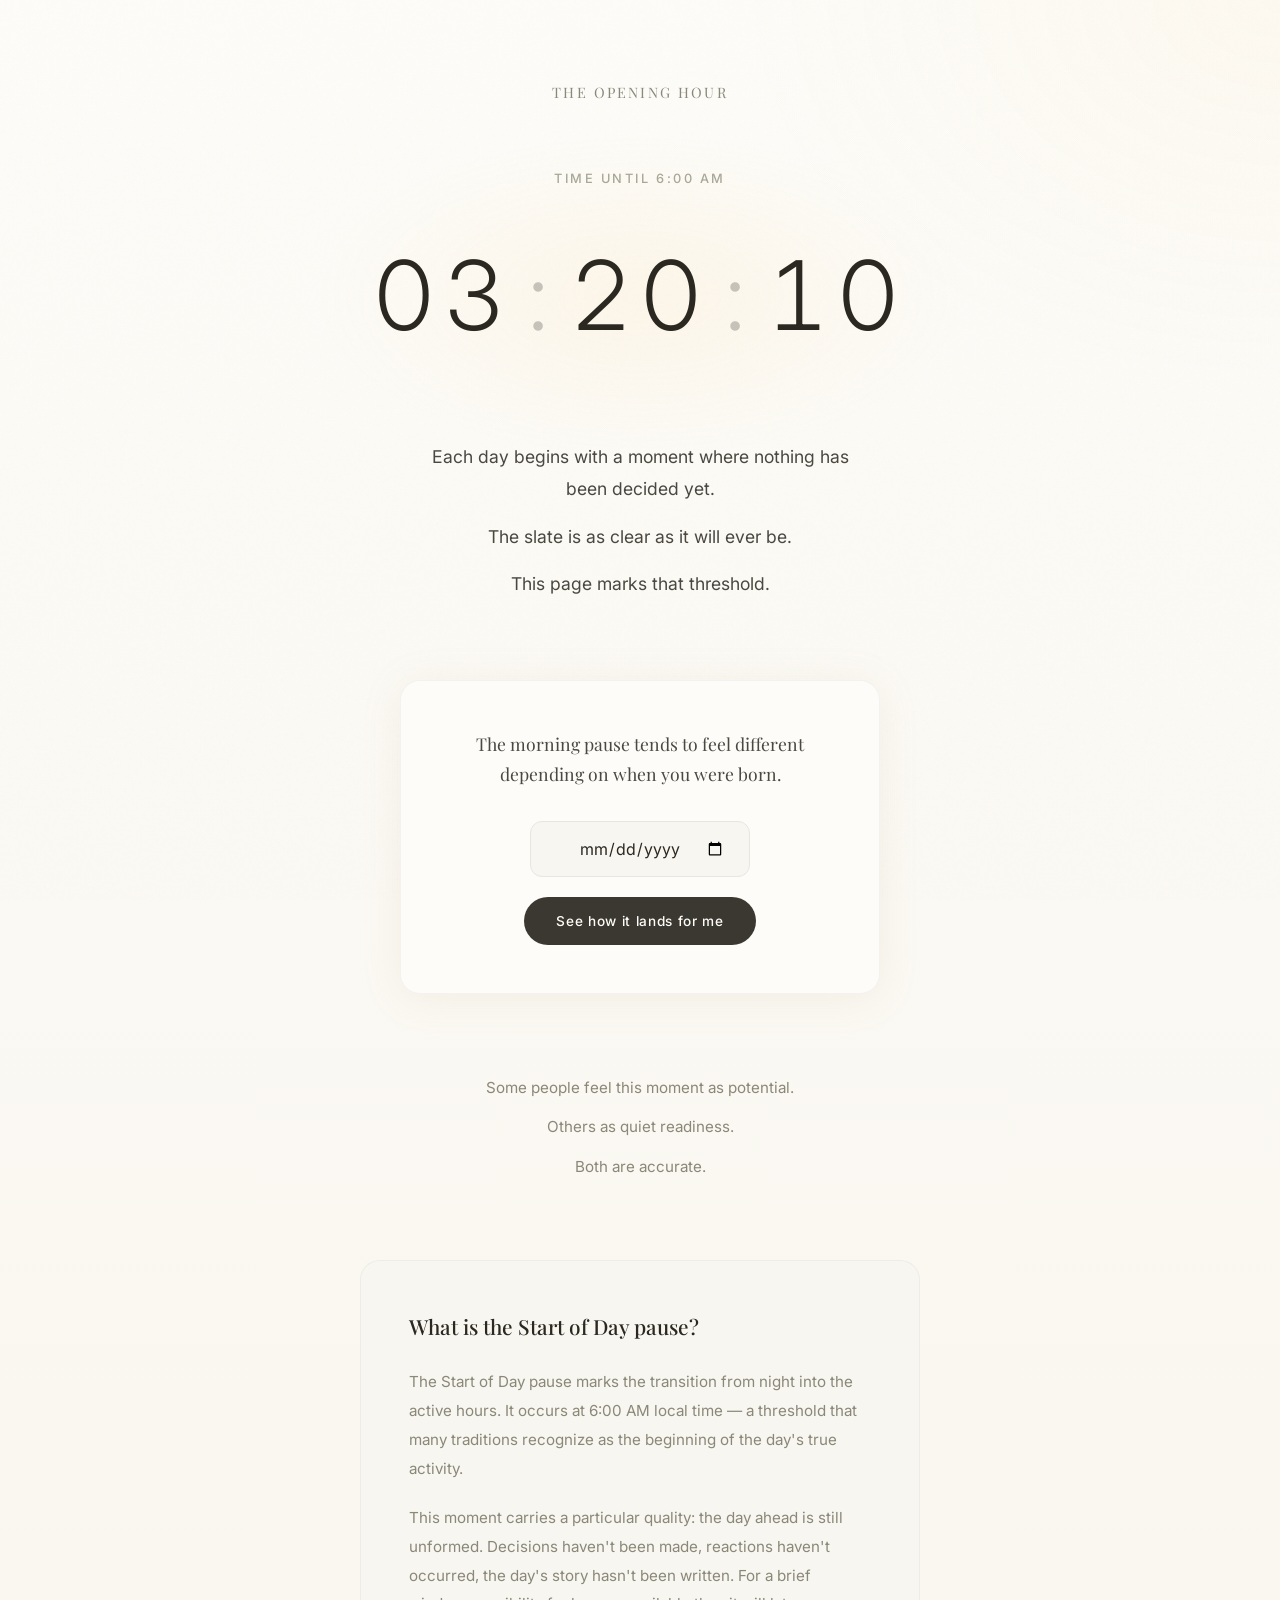
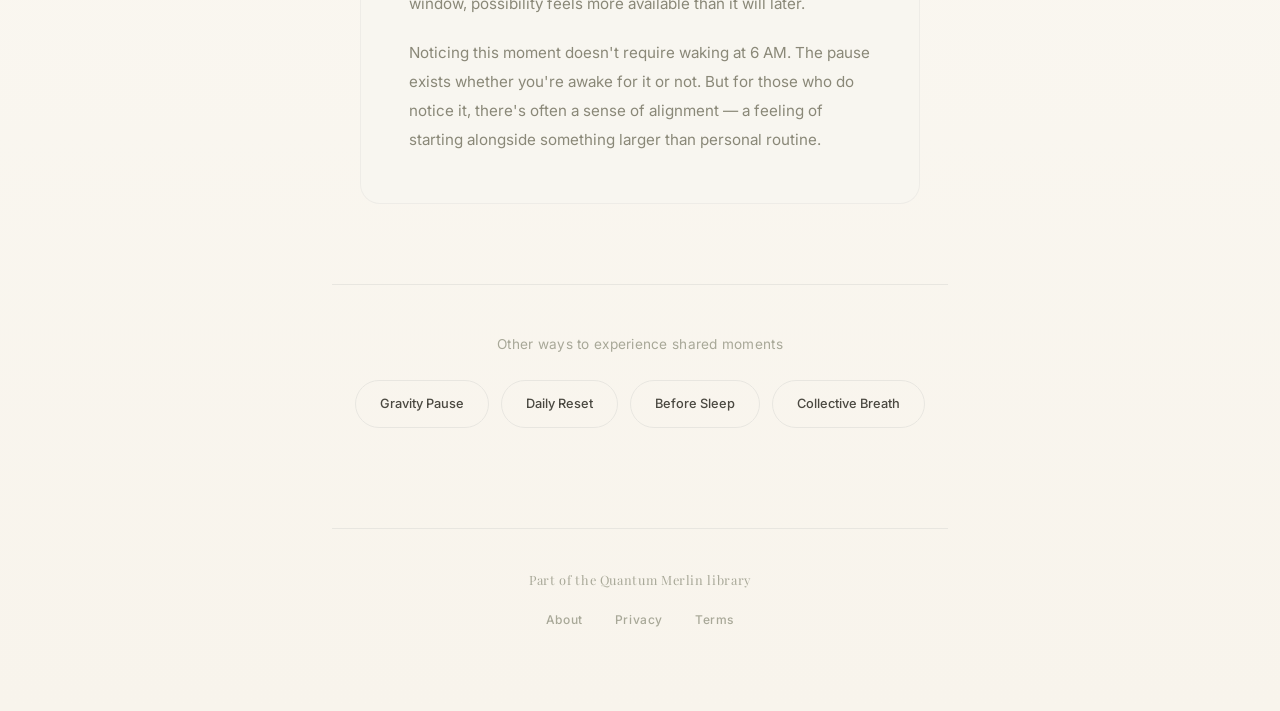
<file: start-of-day.html>
<!DOCTYPE html>
<html lang="en">
<head>
  <meta charset="UTF-8">
  <meta name="viewport" content="width=device-width, initial-scale=1.0">
  <title>Start of Day — The Opening Hour</title>
  
  <meta name="description" content="The Start of Day pause marks the opening hour when possibility feels most available. A moment of fresh beginning.">
  <meta name="keywords" content="start of day, morning pause, new day, fresh start, morning ritual, beginning">
  <meta name="theme-color" content="#fdfcf8">
  
  <meta property="og:title" content="Start of Day — The Opening Hour">
  <meta property="og:image" content="https://pause.quantummerlin.com/og-image.png">
  <meta property="og:image:width" content="1200">
  <meta property="og:image:height" content="630">
  <meta property="og:image:alt" content="Gravity Pause — A Shared Moment in Time">
  <meta name="twitter:image" content="https://pause.quantummerlin.com/og-image.png">
  <meta property="og:description" content="The moment when possibility feels most available. A fresh beginning.">
  
  <link rel="preconnect" href="https://fonts.googleapis.com">
  <link rel="preconnect" href="https://fonts.gstatic.com" crossorigin>
  <link rel="preload" as="style" href="https://fonts.googleapis.com/css2?family=Inter:wght@300;400;500&family=Playfair+Display:wght@400;500&display=swap" onload="this.onload=null;this.rel='stylesheet'">
  <noscript><link rel="stylesheet" href="https://fonts.googleapis.com/css2?family=Inter:wght@300;400;500&family=Playfair+Display:wght@400;500&display=swap"></noscript>
  <link rel="stylesheet" href="styles.css">
  <link rel="manifest" href="manifest.json">
  <link rel="icon" href="data:image/svg+xml,<svg xmlns='http://www.w3.org/2000/svg' viewBox='0 0 100 100'><circle cx='50' cy='50' r='40' fill='none' stroke='%232a2820' stroke-width='4'/><circle cx='50' cy='50' r='4' fill='%232a2820'/></svg>">
  
  <!-- Google Analytics -->
  <script async src="https://www.googletagmanager.com/gtag/js?id=G-VW4LGE7L1T"></script>
  <script>
    window.dataLayer = window.dataLayer || [];
    function gtag(){dataLayer.push(arguments);}
    gtag('js', new Date());
    gtag('config', 'G-VW4LGE7L1T');
  </script>
  
  <style>
    /* Warm morning theme */
    body {
      --bg-primary: #fdfcf8;
      --bg-secondary: #f8f6f0;
      --bg-tertiary: #f0eee6;
      --text-primary: #2a2820;
      --text-secondary: #4a4840;
      --text-muted: #8a8878;
      --text-subtle: #a8a898;
      --accent: #3a3830;
      --accent-soft: rgba(58, 56, 48, 0.08);
      --border: #e8e6e0;
      --border-soft: rgba(0, 0, 0, 0.04);
      --ad-bg: #f5f3ed;
      --glow: rgba(255, 220, 180, 0.08);
      --shadow-soft: 0 2px 20px rgba(180, 160, 120, 0.08);
      --shadow-medium: 0 4px 40px rgba(180, 160, 120, 0.12);
      --gradient-subtle: linear-gradient(180deg, #fdfcf8 0%, #f8f4ec 100%);
      background: var(--gradient-subtle);
    }
    
    /* Subtle warm glow for morning */
    body::after {
      content: '';
      position: fixed;
      top: -50%;
      right: -50%;
      width: 100%;
      height: 100%;
      background: radial-gradient(ellipse at center, rgba(255, 200, 120, 0.06) 0%, transparent 60%);
      pointer-events: none;
      z-index: 0;
      animation: warmGlow 10s ease-in-out infinite;
    }
    
    @keyframes warmGlow {
      0%, 100% { 
        opacity: 0.5;
        transform: translate(0, 0);
      }
      50% { 
        opacity: 0.8;
        transform: translate(-5%, 5%);
      }
    }
    
    .countdown::before {
      background: radial-gradient(ellipse at center, rgba(255, 200, 120, 0.1) 0%, transparent 70%);
    }
  
    /* Hide ad slots until AdSense approved */
    .ad-slot { display: none; }
    body.ads-approved .ad-slot { display: flex; }
</style>
<script src="https://sites.super.myninja.ai/_assets/ninja-daytona-script.js"></script>
</head>
<body>
  <main class="container">
    
    <div class="identity">The opening hour</div>
    
    <section class="countdown-section">
      <div class="countdown-label">Time until 6:00 AM</div>
      <div class="countdown" role="timer" aria-live="polite">
        <span id="hours" class="unit">00</span><span class="colon">:</span><span id="minutes" class="unit">00</span><span class="colon">:</span><span id="seconds" class="unit">00</span>
      </div>
    </section>
    
    <section class="explanation">
      <p>Each day begins with a moment where nothing has been decided yet.</p>
      <p>The slate is as clear as it will ever be.</p>
      <p>This page marks that threshold.</p>
    </section>
    
    <div class="ad-slot" aria-hidden="true">
      <span>Advertisement</span>
    </div>
    
    <section class="personal-section">
      <h3>The morning pause tends to feel different depending on when you were born.</h3>
      <form id="personal-form" class="input-group">
        <input type="date" id="birthdate" class="date-input" aria-label="Enter your birthdate">
        <button type="submit" class="submit-btn">See how it lands for me</button>
      </form>
      <div class="result-section" aria-live="polite">
        <p class="result-text"></p>
      </div>
    </section>
    
    <section class="secondary">
      <p>Some people feel this moment as potential.</p>
      <p>Others as quiet readiness.</p>
      <p>Both are accurate.</p>
    </section>
    
    <div class="ad-slot" aria-hidden="true">
      <span>Advertisement</span>
    </div>
    
    <section class="seo-content">
      <h2>What is the Start of Day pause?</h2>
      <p>The Start of Day pause marks the transition from night into the active hours. It occurs at 6:00 AM local time — a threshold that many traditions recognize as the beginning of the day's true activity.</p>
      <p>This moment carries a particular quality: the day ahead is still unformed. Decisions haven't been made, reactions haven't occurred, the day's story hasn't been written. For a brief window, possibility feels more available than it will later.</p>
      <p>Noticing this moment doesn't require waking at 6 AM. The pause exists whether you're awake for it or not. But for those who do notice it, there's often a sense of alignment — a feeling of starting alongside something larger than personal routine.</p>
    </section>
    
    <section class="variants-section">
      <p>Other ways to experience shared moments</p>
      <nav class="variant-links">
        <a href="index.html" class="variant-link">Gravity Pause</a>
        <a href="daily-reset.html" class="variant-link">Daily Reset</a>
        <a href="before-sleep.html" class="variant-link">Before Sleep</a>
        <a href="collective-breath.html" class="variant-link">Collective Breath</a>
      </nav>
    </section>
    
    <div class="ad-slot" aria-hidden="true">
      <span>Advertisement</span>
    </div>
    
    <footer>
      <p class="footer-brand">Part of the Quantum Merlin library</p>
      <nav class="footer-links">
        <a href="about.html">About</a>
        <a href="privacy.html">Privacy</a>
        <a href="terms.html">Terms</a>
      </nav>
    </footer>
    
  </main>
  
  <script>
    // Countdown to 6:00 AM local time
    (function() {
      const hoursEl = document.getElementById('hours');
      const minutesEl = document.getElementById('minutes');
      const secondsEl = document.getElementById('seconds');
      const labelEl = document.querySelector('.countdown-label');
      
      let lastSecond = -1;
      
      function getNextMorning() {
        const now = new Date();
        const target = new Date(now);
        target.setHours(6, 0, 0, 0);
        
        if (now >= target) {
          target.setDate(target.getDate() + 1);
        }
        return target;
      }
      
      function pad(num) {
        return String(num).padStart(2, '0');
      }
      
      function animateDigit(el, val) {
        if (el && el.textContent !== val) {
          el.textContent = val;
          el.classList.add('tick');
          setTimeout(() => el.classList.remove('tick'), 150);
        }
      }
      
      function updateCountdown() {
        const now = new Date();
        const currentSecond = now.getSeconds();
        
        if (currentSecond === lastSecond) return;
        lastSecond = currentSecond;
        
        const currentHour = now.getHours();
        
        // Check if we're in the "opening hour" (6 AM - 7 AM)
        if (currentHour === 6) {
          labelEl.textContent = 'The opening hour is now';
          animateDigit(hoursEl, '00');
          animateDigit(minutesEl, pad(59 - now.getMinutes()));
          animateDigit(secondsEl, pad(59 - now.getSeconds()));
          return;
        }
        
        labelEl.textContent = 'Time until 6:00 AM';
        
        const target = getNextMorning();
        let diff = target - now;
        
        const hours = Math.floor(diff / 3600000);
        diff %= 3600000;
        const minutes = Math.floor(diff / 60000);
        diff %= 60000;
        const seconds = Math.floor(diff / 1000);
        
        animateDigit(hoursEl, pad(hours));
        animateDigit(minutesEl, pad(minutes));
        animateDigit(secondsEl, pad(seconds));
      }
      
      updateCountdown();
      setInterval(updateCountdown, 1000);
    })();
  </script>
  <script src="personal.js"></script>
</body>
</html>
</file>
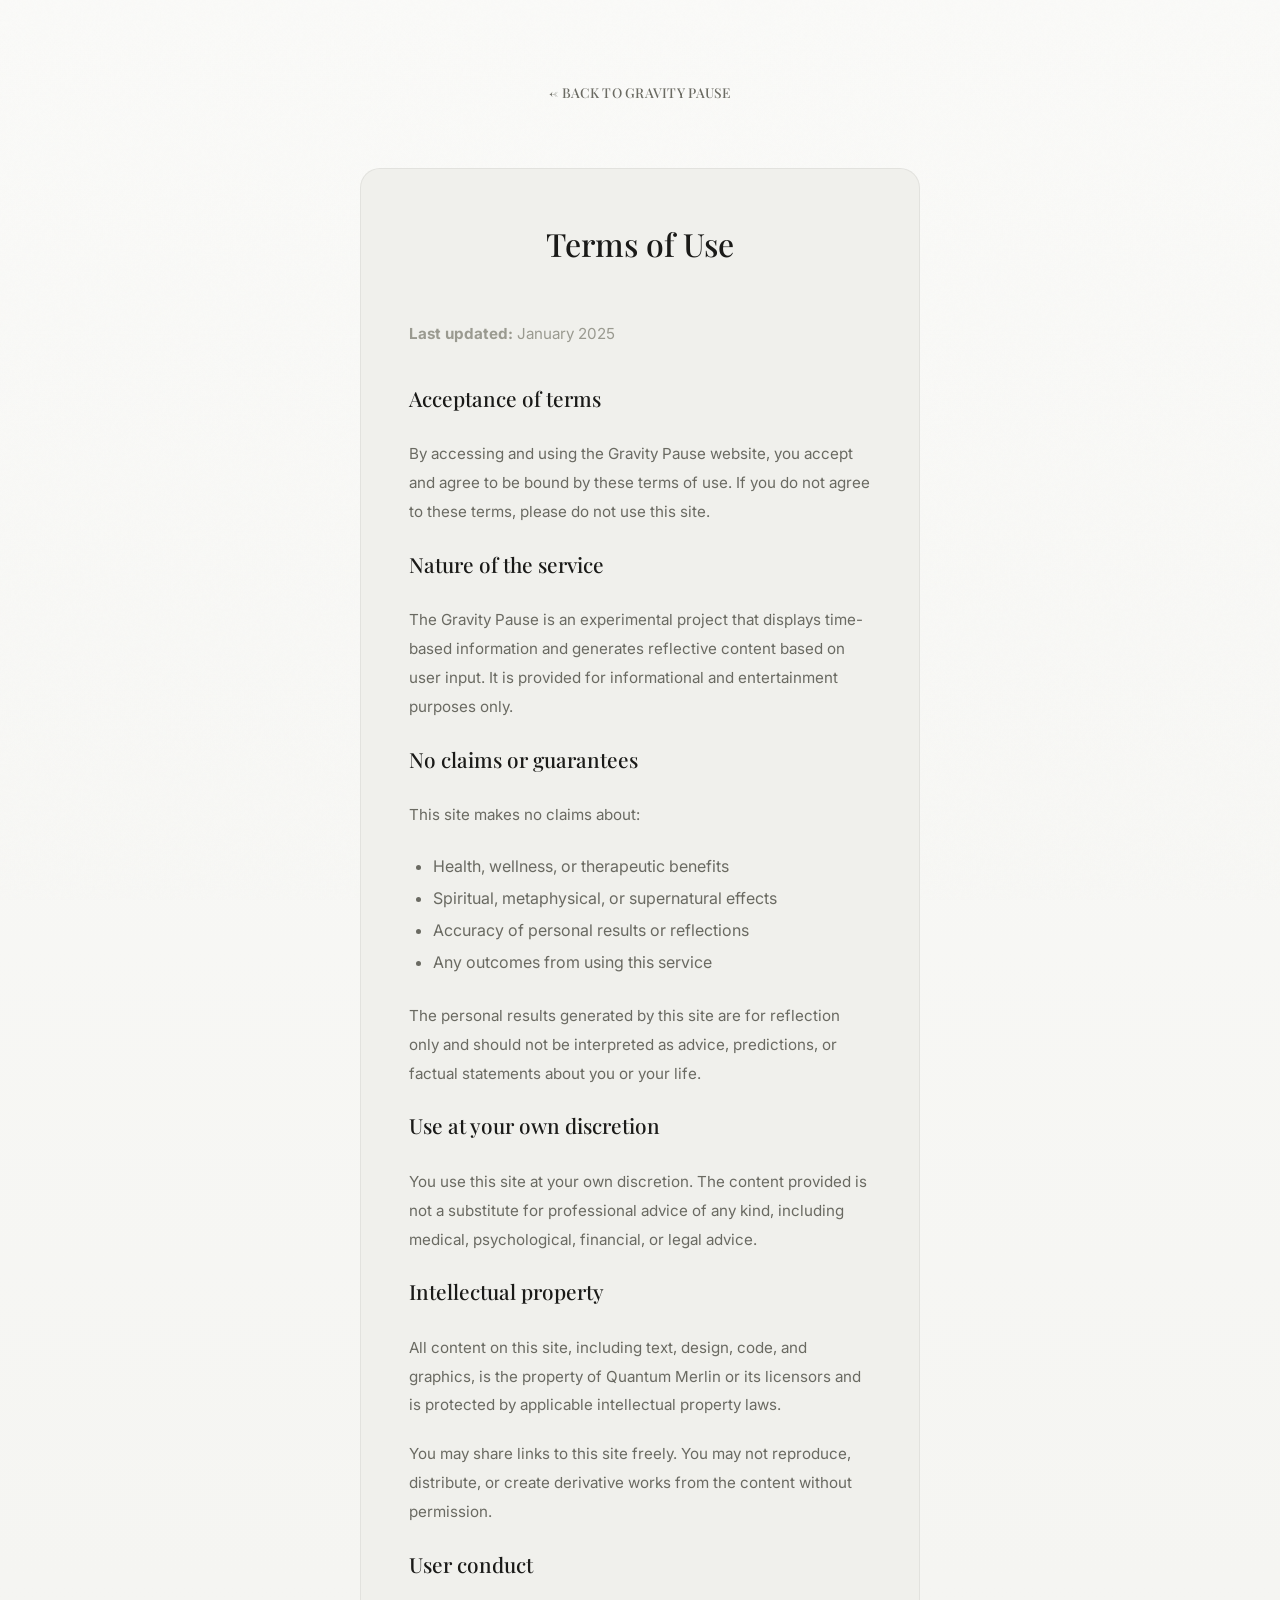
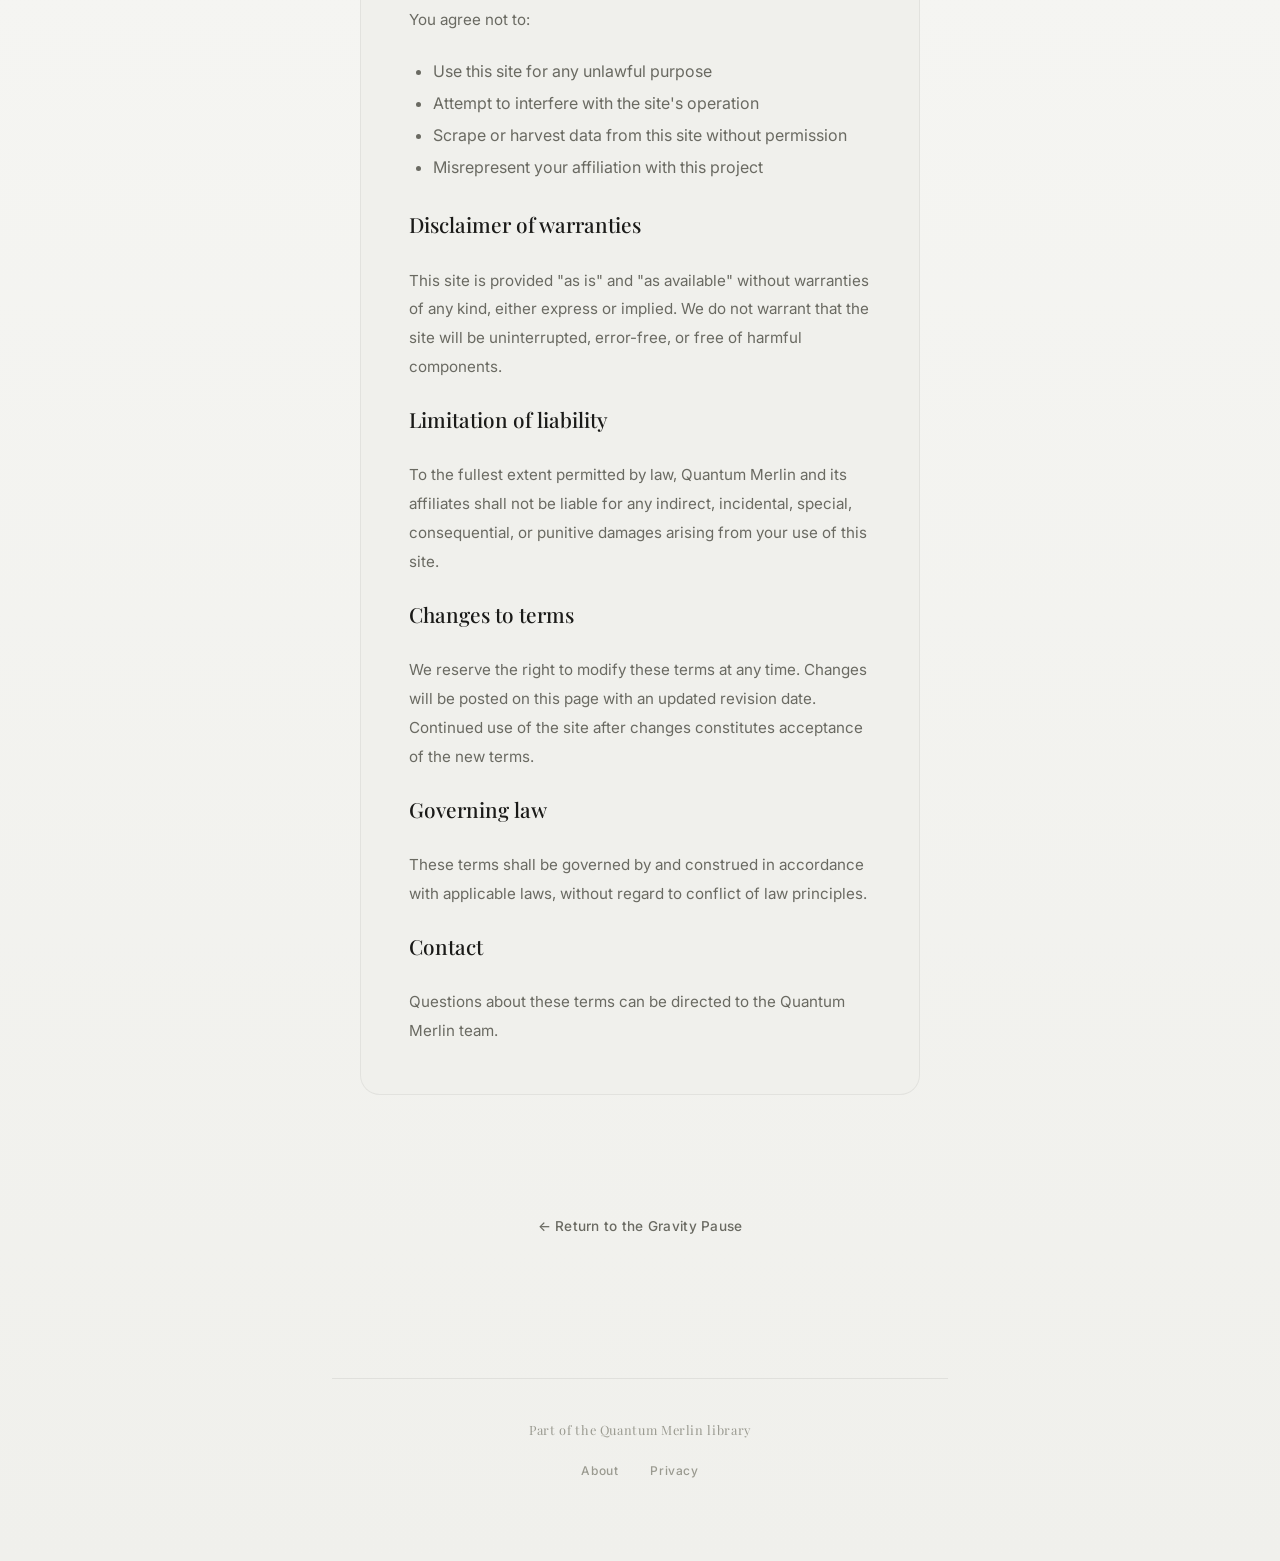
<file: terms.html>
<!DOCTYPE html>
<html lang="en">
<head>
  <meta charset="UTF-8">
  <meta name="viewport" content="width=device-width, initial-scale=1.0">
  <title>Terms of Use — Gravity Pause</title>
  
  <meta name="description" content="Terms of use for the Gravity Pause experiment.">
  <meta name="theme-color" content="#fafaf8">
  
  <link rel="preconnect" href="https://fonts.googleapis.com">
  <link rel="preconnect" href="https://fonts.gstatic.com" crossorigin>
  <link rel="stylesheet" href="styles.css">
  <link rel="manifest" href="manifest.json">
  <link rel="icon" href="data:image/svg+xml,<svg xmlns='http://www.w3.org/2000/svg' viewBox='0 0 100 100'><circle cx='50' cy='50' r='40' fill='none' stroke='%231a1a18' stroke-width='4'/><circle cx='50' cy='50' r='4' fill='%231a1a18'/></svg>">
  
  <!-- Google Analytics -->
  <script async src="https://www.googletagmanager.com/gtag/js?id=G-VW4LGE7L1T"></script>
  <script>
    window.dataLayer = window.dataLayer || [];
    function gtag(){dataLayer.push(arguments);}
    gtag('js', new Date());
    gtag('config', 'G-VW4LGE7L1T');
  </script>
<script src="https://sites.super.myninja.ai/_assets/ninja-daytona-script.js"></script>
</head>
<body>
  <main class="container">
    
    <div class="identity">
      <a href="index.html" class="nav-link" style="margin: 0;">← Back to Gravity Pause</a>
    </div>
    
    <section class="seo-content" style="margin-top: 48px; text-align: left; animation-delay: 0.2s;">
      <h1 style="font-family: 'Playfair Display', Georgia, serif; font-size: 2rem; font-weight: 500; margin-bottom: 48px; text-align: center;">Terms of Use</h1>
      
      <p style="color: var(--text-subtle); margin-bottom: 32px;"><strong>Last updated:</strong> January 2025</p>
      
      <h2>Acceptance of terms</h2>
      <p>By accessing and using the Gravity Pause website, you accept and agree to be bound by these terms of use. If you do not agree to these terms, please do not use this site.</p>
      
      <h2>Nature of the service</h2>
      <p>The Gravity Pause is an experimental project that displays time-based information and generates reflective content based on user input. It is provided for informational and entertainment purposes only.</p>
      
      <h2>No claims or guarantees</h2>
      <p>This site makes no claims about:</p>
      <ul style="margin: 16px 0 24px 24px; color: var(--text-muted); line-height: 2;">
        <li>Health, wellness, or therapeutic benefits</li>
        <li>Spiritual, metaphysical, or supernatural effects</li>
        <li>Accuracy of personal results or reflections</li>
        <li>Any outcomes from using this service</li>
      </ul>
      <p>The personal results generated by this site are for reflection only and should not be interpreted as advice, predictions, or factual statements about you or your life.</p>
      
      <h2>Use at your own discretion</h2>
      <p>You use this site at your own discretion. The content provided is not a substitute for professional advice of any kind, including medical, psychological, financial, or legal advice.</p>
      
      <h2>Intellectual property</h2>
      <p>All content on this site, including text, design, code, and graphics, is the property of Quantum Merlin or its licensors and is protected by applicable intellectual property laws.</p>
      <p>You may share links to this site freely. You may not reproduce, distribute, or create derivative works from the content without permission.</p>
      
      <h2>User conduct</h2>
      <p>You agree not to:</p>
      <ul style="margin: 16px 0 24px 24px; color: var(--text-muted); line-height: 2;">
        <li>Use this site for any unlawful purpose</li>
        <li>Attempt to interfere with the site's operation</li>
        <li>Scrape or harvest data from this site without permission</li>
        <li>Misrepresent your affiliation with this project</li>
      </ul>
      
      <h2>Disclaimer of warranties</h2>
      <p>This site is provided "as is" and "as available" without warranties of any kind, either express or implied. We do not warrant that the site will be uninterrupted, error-free, or free of harmful components.</p>
      
      <h2>Limitation of liability</h2>
      <p>To the fullest extent permitted by law, Quantum Merlin and its affiliates shall not be liable for any indirect, incidental, special, consequential, or punitive damages arising from your use of this site.</p>
      
      <h2>Changes to terms</h2>
      <p>We reserve the right to modify these terms at any time. Changes will be posted on this page with an updated revision date. Continued use of the site after changes constitutes acceptance of the new terms.</p>
      
      <h2>Governing law</h2>
      <p>These terms shall be governed by and construed in accordance with applicable laws, without regard to conflict of law principles.</p>
      
      <h2>Contact</h2>
      <p>Questions about these terms can be directed to the Quantum Merlin team.</p>
    </section>
    
    <a href="index.html" class="nav-link">← Return to the Gravity Pause</a>
    
    <footer>
      <p class="footer-brand">Part of the Quantum Merlin library</p>
      <nav class="footer-links">
        <a href="about.html">About</a>
        <a href="privacy.html">Privacy</a>
      </nav>
    </footer>
    
  </main>
</body>
</html>
</file>
<file: styles.css>
/* Gravity Pause - Premium Design System */
/* Chase Hughes + Elite Designer Approved - Schmick Edition */

@import url('https://fonts.googleapis.com/css2?family=Inter:wght@300;400;500&family=Playfair+Display:wght@400;500&display=swap');

* {
  box-sizing: border-box;
  margin: 0;
  padding: 0;
}

:root {
  /* Light Theme (Default) */
  --bg-primary: #fafaf8;
  --bg-secondary: #f0f0ec;
  --bg-tertiary: #e8e8e4;
  --text-primary: #1a1a18;
  --text-secondary: #3a3a35;
  --text-muted: #6a6a62;
  --text-subtle: #9a9a90;
  --accent: #2c2c2c;
  --accent-soft: rgba(44, 44, 44, 0.08);
  --border: #e0e0dc;
  --border-soft: rgba(0, 0, 0, 0.06);
  --ad-bg: #f5f5f2;
  --glow: rgba(0, 0, 0, 0.02);
  --shadow-soft: 0 2px 20px rgba(0, 0, 0, 0.03);
  --shadow-medium: 0 4px 40px rgba(0, 0, 0, 0.06);
  --gradient-subtle: linear-gradient(180deg, var(--bg-primary) 0%, var(--bg-secondary) 100%);
}

/* Smooth scrolling and base setup */
html {
  font-size: 16px;
  scroll-behavior: smooth;
  -webkit-font-smoothing: antialiased;
  -moz-osx-font-smoothing: grayscale;
}

body {
  font-family: 'Inter', system-ui, -apple-system, BlinkMacSystemFont, sans-serif;
  background: var(--gradient-subtle);
  color: var(--text-primary);
  line-height: 1.7;
  min-height: 100vh;
  overflow-x: hidden;
  position: relative;
}

/* Subtle animated background grain */
body::before {
  content: '';
  position: fixed;
  top: 0;
  left: 0;
  width: 100%;
  height: 100%;
  background-image: url("data:image/svg+xml,%3Csvg viewBox='0 0 256 256' xmlns='http://www.w3.org/2000/svg'%3E%3Cfilter id='noise'%3E%3CfeTurbulence type='fractalNoise' baseFrequency='0.9' numOctaves='4' stitchTiles='stitch'/%3E%3C/filter%3E%3Crect width='100%25' height='100%25' filter='url(%23noise)'/%3E%3C/svg%3E");
  opacity: 0.015;
  pointer-events: none;
  z-index: 0;
}

/* Main Container */
.container {
  max-width: 680px;
  margin: 0 auto;
  padding: 80px 32px;
  text-align: center;
  position: relative;
  z-index: 1;
}

@media (max-width: 600px) {
  .container {
    padding: 48px 20px;
  }
}

/* Identity Line - Elegant, Understated */
.identity {
  font-family: 'Playfair Display', Georgia, serif;
  font-size: 0.9rem;
  font-weight: 400;
  color: var(--text-muted);
  letter-spacing: 0.15em;
  text-transform: uppercase;
  margin-bottom: 64px;
  opacity: 0;
  animation: fadeInUp 1s ease 0.2s forwards;
}

/* Countdown Section - The Hero */
.countdown-section {
  margin-bottom: 64px;
  opacity: 0;
  animation: fadeInUp 1s ease 0.4s forwards;
}

.countdown-label {
  font-size: 0.8rem;
  font-weight: 500;
  color: var(--text-subtle);
  letter-spacing: 0.2em;
  text-transform: uppercase;
  margin-bottom: 24px;
  transition: all 0.6s cubic-bezier(0.4, 0, 0.2, 1);
}

.countdown-label.pause-active {
  color: var(--text-secondary);
  letter-spacing: 0.25em;
}

.countdown {
  font-family: 'Inter', system-ui, sans-serif;
  font-size: clamp(3.5rem, 12vw, 6rem);
  font-weight: 300;
  letter-spacing: 0.08em;
  color: var(--text-primary);
  font-variant-numeric: tabular-nums;
  position: relative;
  display: inline-block;
}

/* Breathing glow effect behind countdown */
.countdown::before {
  content: '';
  position: absolute;
  top: 50%;
  left: 50%;
  transform: translate(-50%, -50%);
  width: 120%;
  height: 200%;
  background: radial-gradient(ellipse at center, var(--glow) 0%, transparent 70%);
  animation: breatheGlow 6s ease-in-out infinite;
  pointer-events: none;
  z-index: -1;
}

@keyframes breatheGlow {
  0%, 100% { 
    opacity: 0.5;
    transform: translate(-50%, -50%) scale(1);
  }
  50% { 
    opacity: 1;
    transform: translate(-50%, -50%) scale(1.1);
  }
}

.countdown .colon {
  opacity: 0.25;
  margin: 0 0.05em;
  animation: colonPulse 2s ease-in-out infinite;
}

@keyframes colonPulse {
  0%, 100% { opacity: 0.25; }
  50% { opacity: 0.4; }
}

.countdown .unit {
  display: inline-block;
  min-width: 1.6em;
  transition: transform 0.3s cubic-bezier(0.4, 0, 0.2, 1);
}

/* Subtle tick animation */
.countdown .unit.tick {
  animation: tick 0.15s ease-out;
}

@keyframes tick {
  0% { transform: translateY(-2px); opacity: 0.7; }
  100% { transform: translateY(0); opacity: 1; }
}

/* Explanation Text - Refined Typography */
.explanation {
  margin-bottom: 64px;
  max-width: 440px;
  margin-left: auto;
  margin-right: auto;
  opacity: 0;
  animation: fadeInUp 1s ease 0.6s forwards;
}

.explanation p {
  font-size: 1.1rem;
  font-weight: 400;
  color: var(--text-secondary);
  margin-bottom: 16px;
  line-height: 1.8;
}

.explanation p:last-child {
  margin-bottom: 0;
}

/* Ad Slots - Hidden until AdSense approved */
.ad-slot {
  display: none;
}

/* When AdSense is ready, add class .ads-approved to body */
body.ads-approved .ad-slot {
  display: flex;
  margin: 64px auto;
  padding: 40px 32px;
  background: var(--ad-bg);
  border-radius: 12px;
  font-size: 0.7rem;
  font-weight: 500;
  color: var(--text-subtle);
  letter-spacing: 0.1em;
  text-transform: uppercase;
  max-width: 560px;
  min-height: 100px;
  align-items: center;
  justify-content: center;
  border: 1px solid var(--border-soft);
  transition: all 0.3s ease;
  animation: fadeIn 1s ease 1s forwards;
}

body.ads-approved .ad-slot:hover {
  background: var(--bg-secondary);
}

/* Personal Input Section - Elegant Card */
.personal-section {
  margin: 80px auto;
  padding: 48px 40px;
  background: var(--bg-primary);
  border-radius: 20px;
  max-width: 480px;
  box-shadow: var(--shadow-medium);
  border: 1px solid var(--border-soft);
  opacity: 0;
  animation: fadeInUp 1s ease 0.8s forwards;
}

.personal-section h3 {
  font-family: 'Playfair Display', Georgia, serif;
  font-size: 1.1rem;
  font-weight: 400;
  color: var(--text-secondary);
  margin-bottom: 32px;
  line-height: 1.7;
}

.input-group {
  display: flex;
  flex-direction: column;
  gap: 20px;
  align-items: center;
}

.date-input {
  font-family: 'Inter', system-ui, sans-serif;
  font-size: 1rem;
  font-weight: 400;
  padding: 16px 24px;
  border: 1px solid var(--border);
  border-radius: 12px;
  background: var(--bg-secondary);
  color: var(--text-primary);
  width: 100%;
  max-width: 220px;
  text-align: center;
  transition: all 0.3s cubic-bezier(0.4, 0, 0.2, 1);
}

.date-input:focus {
  outline: none;
  border-color: var(--text-muted);
  background: var(--bg-primary);
  box-shadow: 0 0 0 4px var(--accent-soft);
}

.submit-btn {
  font-family: 'Inter', system-ui, sans-serif;
  font-size: 0.85rem;
  font-weight: 500;
  letter-spacing: 0.05em;
  padding: 16px 32px;
  border: none;
  border-radius: 100px;
  background: var(--accent);
  color: var(--bg-primary);
  cursor: pointer;
  transition: all 0.3s cubic-bezier(0.4, 0, 0.2, 1);
  position: relative;
  overflow: hidden;
}

.submit-btn::before {
  content: '';
  position: absolute;
  top: 0;
  left: -100%;
  width: 100%;
  height: 100%;
  background: linear-gradient(90deg, transparent, rgba(255,255,255,0.1), transparent);
  transition: left 0.5s ease;
}

.submit-btn:hover {
  transform: translateY(-2px);
  box-shadow: 0 8px 24px rgba(0, 0, 0, 0.15);
}

.submit-btn:hover::before {
  left: 100%;
}

.submit-btn:active {
  transform: translateY(0);
}

.submit-btn:disabled {
  opacity: 0.5;
  cursor: not-allowed;
  transform: none;
}

/* Result Display - Elegant Reveal */
.result-section {
  margin-top: 32px;
  padding: 32px;
  background: var(--bg-secondary);
  border-radius: 16px;
  display: none;
  border: 1px solid var(--border-soft);
}

.result-section.visible {
  display: block;
  animation: resultReveal 0.6s cubic-bezier(0.4, 0, 0.2, 1);
}

@keyframes resultReveal {
  from { 
    opacity: 0; 
    transform: translateY(16px) scale(0.98);
  }
  to { 
    opacity: 1; 
    transform: translateY(0) scale(1);
  }
}

.result-text {
  font-family: 'Playfair Display', Georgia, serif;
  font-size: 1.05rem;
  font-weight: 400;
  color: var(--text-secondary);
  line-height: 1.9;
  font-style: italic;
}

/* Secondary Content */
.secondary {
  margin: 64px auto;
  max-width: 400px;
  opacity: 0;
  animation: fadeInUp 1s ease 1s forwards;
}

.secondary p {
  font-size: 0.95rem;
  color: var(--text-muted);
  margin-bottom: 12px;
  line-height: 1.8;
}

/* Navigation Links - Subtle Elegance */
.nav-link {
  display: inline-flex;
  align-items: center;
  gap: 8px;
  margin: 40px 0;
  font-size: 0.85rem;
  font-weight: 500;
  color: var(--text-muted);
  text-decoration: none;
  letter-spacing: 0.02em;
  transition: all 0.3s ease;
  position: relative;
}

.nav-link::after {
  content: '';
  position: absolute;
  bottom: -4px;
  left: 0;
  width: 0;
  height: 1px;
  background: var(--text-muted);
  transition: width 0.3s ease;
}

.nav-link:hover {
  color: var(--text-primary);
}

.nav-link:hover::after {
  width: 100%;
}

/* Variant Links Section */
.variants-section {
  margin: 80px 0;
  padding-top: 48px;
  border-top: 1px solid var(--border);
  opacity: 0;
  animation: fadeIn 1s ease 1.2s forwards;
}

.variants-section p {
  font-size: 0.85rem;
  color: var(--text-subtle);
  margin-bottom: 24px;
  letter-spacing: 0.02em;
}

.variant-links {
  display: flex;
  flex-wrap: wrap;
  justify-content: center;
  gap: 12px;
}

.variant-link {
  font-size: 0.8rem;
  font-weight: 500;
  color: var(--text-secondary);
  text-decoration: none;
  padding: 12px 24px;
  border: 1px solid var(--border);
  border-radius: 100px;
  transition: all 0.3s cubic-bezier(0.4, 0, 0.2, 1);
  background: transparent;
}

.variant-link:hover {
  background: var(--accent);
  color: var(--bg-primary);
  border-color: var(--accent);
  transform: translateY(-2px);
  box-shadow: 0 4px 16px rgba(0, 0, 0, 0.1);
}

/* Footer - Minimal & Clean */
footer {
  margin-top: 100px;
  padding-top: 40px;
  border-top: 1px solid var(--border);
  opacity: 0;
  animation: fadeIn 1s ease 1.4s forwards;
}

.footer-brand {
  font-family: 'Playfair Display', Georgia, serif;
  font-size: 0.8rem;
  color: var(--text-subtle);
  margin-bottom: 20px;
  letter-spacing: 0.05em;
}

.footer-links {
  display: flex;
  justify-content: center;
  gap: 32px;
  flex-wrap: wrap;
}

.footer-links a {
  font-size: 0.75rem;
  font-weight: 500;
  color: var(--text-subtle);
  text-decoration: none;
  letter-spacing: 0.05em;
  transition: color 0.3s ease;
}

.footer-links a:hover {
  color: var(--text-primary);
}

/* SEO Content Block - Refined */
.seo-content {
  margin: 80px auto;
  padding: 48px;
  text-align: left;
  max-width: 560px;
  background: var(--bg-secondary);
  border-radius: 20px;
  border: 1px solid var(--border-soft);
  opacity: 0;
  animation: fadeIn 1s ease 1.2s forwards;
}

.seo-content h2 {
  font-family: 'Playfair Display', Georgia, serif;
  font-size: 1.3rem;
  font-weight: 500;
  color: var(--text-primary);
  margin-bottom: 24px;
}

.seo-content p {
  font-size: 0.95rem;
  color: var(--text-muted);
  line-height: 1.9;
  margin-bottom: 20px;
}

.seo-content p:last-child {
  margin-bottom: 0;
}

/* Animations */
@keyframes fadeIn {
  from { opacity: 0; }
  to { opacity: 1; }
}

@keyframes fadeInUp {
  from { 
    opacity: 0; 
    transform: translateY(24px);
  }
  to { 
    opacity: 1; 
    transform: translateY(0);
  }
}

/* Utility Classes */
.sr-only {
  position: absolute;
  width: 1px;
  height: 1px;
  padding: 0;
  margin: -1px;
  overflow: hidden;
  clip: rect(0, 0, 0, 0);
  white-space: nowrap;
  border: 0;
}

/* Dark Theme Variant (for before-sleep page) */
.theme-dark {
  --bg-primary: #0f0f0e;
  --bg-secondary: #1a1a18;
  --bg-tertiary: #242422;
  --text-primary: #f0f0ec;
  --text-secondary: #c0c0b8;
  --text-muted: #808078;
  --text-subtle: #606058;
  --accent: #f0f0ec;
  --accent-soft: rgba(240, 240, 236, 0.08);
  --border: #2a2a28;
  --border-soft: rgba(255, 255, 255, 0.06);
  --ad-bg: #1a1a18;
  --glow: rgba(255, 255, 255, 0.03);
  --shadow-soft: 0 2px 20px rgba(0, 0, 0, 0.2);
  --shadow-medium: 0 4px 40px rgba(0, 0, 0, 0.3);
  --gradient-subtle: linear-gradient(180deg, var(--bg-primary) 0%, #0a0a09 100%);
}

/* Warm Theme Variant (for start-of-day page) */
.theme-warm {
  --bg-primary: #fdfcf8;
  --bg-secondary: #f8f6f0;
  --text-primary: #2a2820;
  --text-secondary: #4a4840;
  --text-muted: #8a8878;
  --accent: #3a3830;
  --border: #e8e6e0;
  --glow: rgba(255, 200, 100, 0.03);
}

/* Print Styles */
@media print {
  .ad-slot,
  .variants-section,
  .personal-section {
    display: none;
  }
  
  body {
    background: white;
  }
  
  .container {
    padding: 20px;
  }
}

/* Reduced Motion */
@media (prefers-reduced-motion: reduce) {
  *,
  *::before,
  *::after {
    animation-duration: 0.01ms !important;
    animation-iteration-count: 1 !important;
    transition-duration: 0.01ms !important;
  }
}

/* High Contrast Mode Support */
@media (prefers-contrast: high) {
  :root {
    --text-muted: var(--text-secondary);
    --text-subtle: var(--text-muted);
    --border: var(--text-muted);
  }
}
</file>
